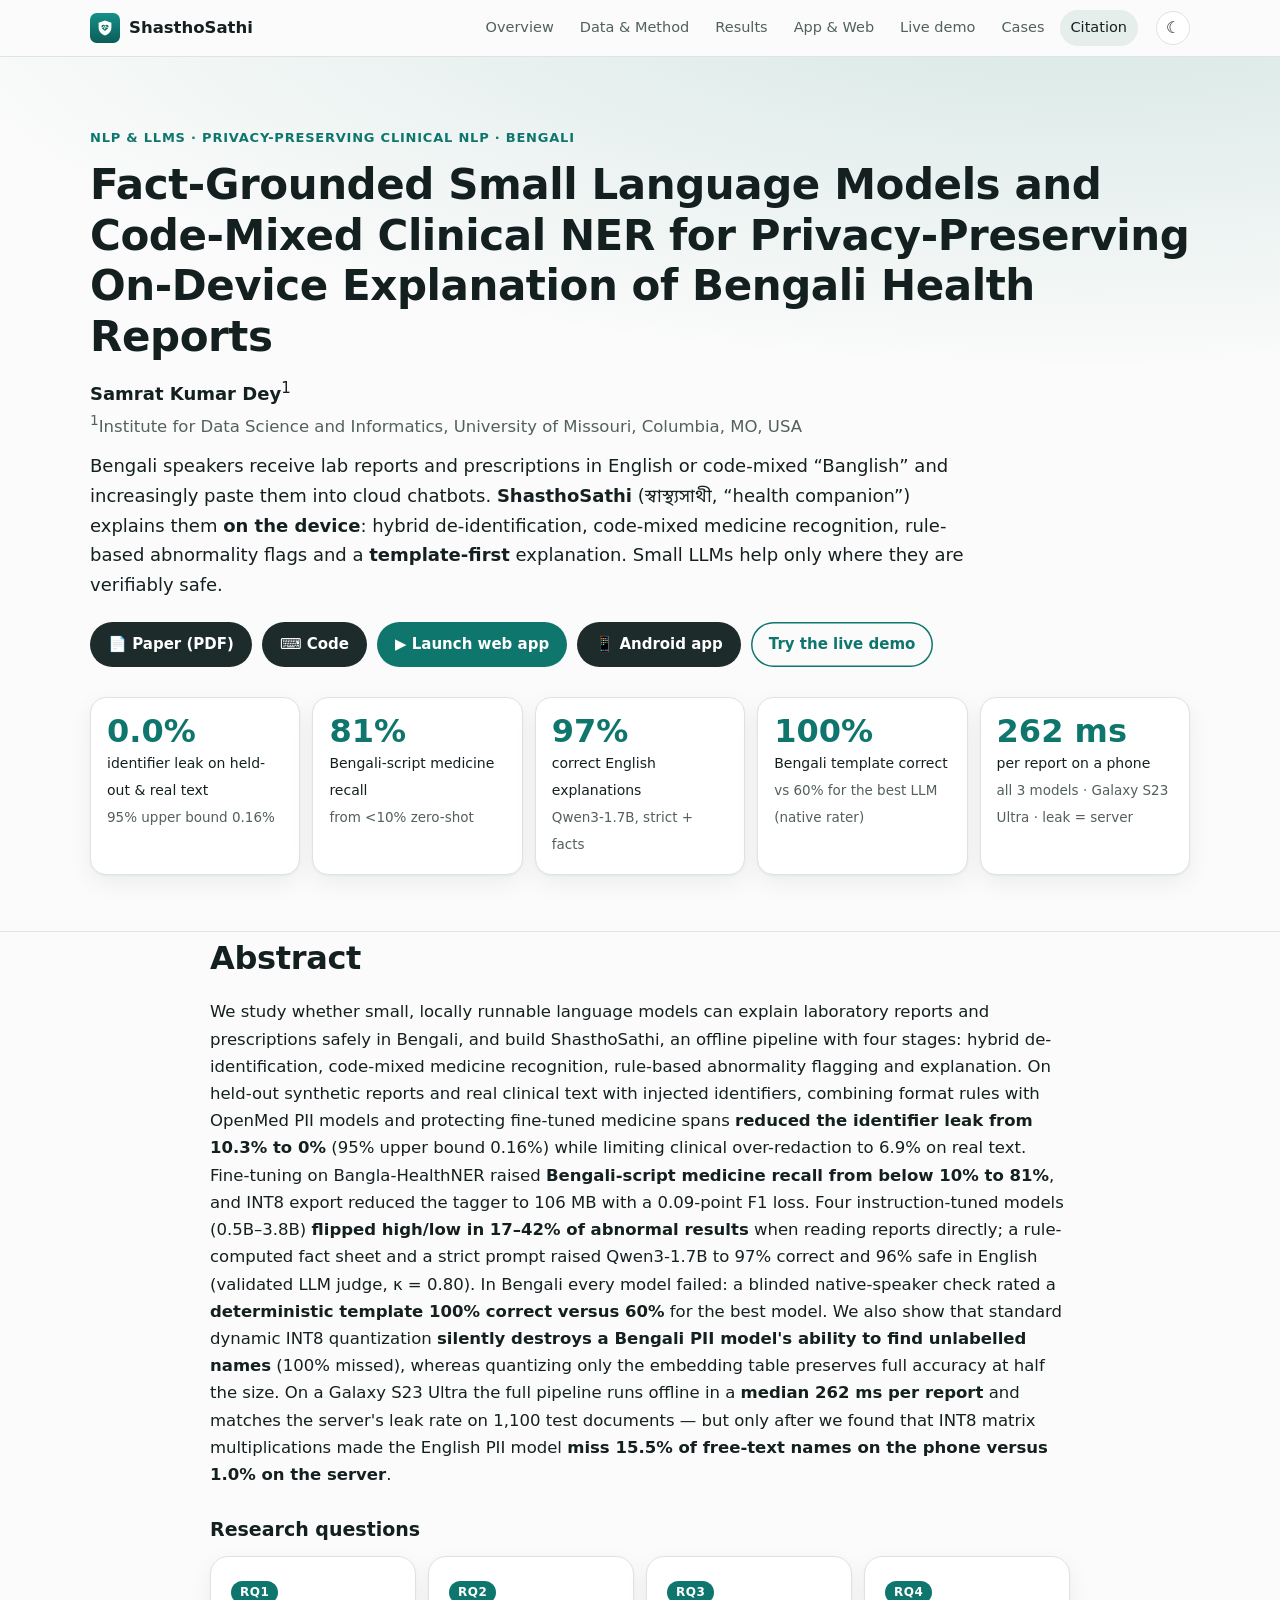
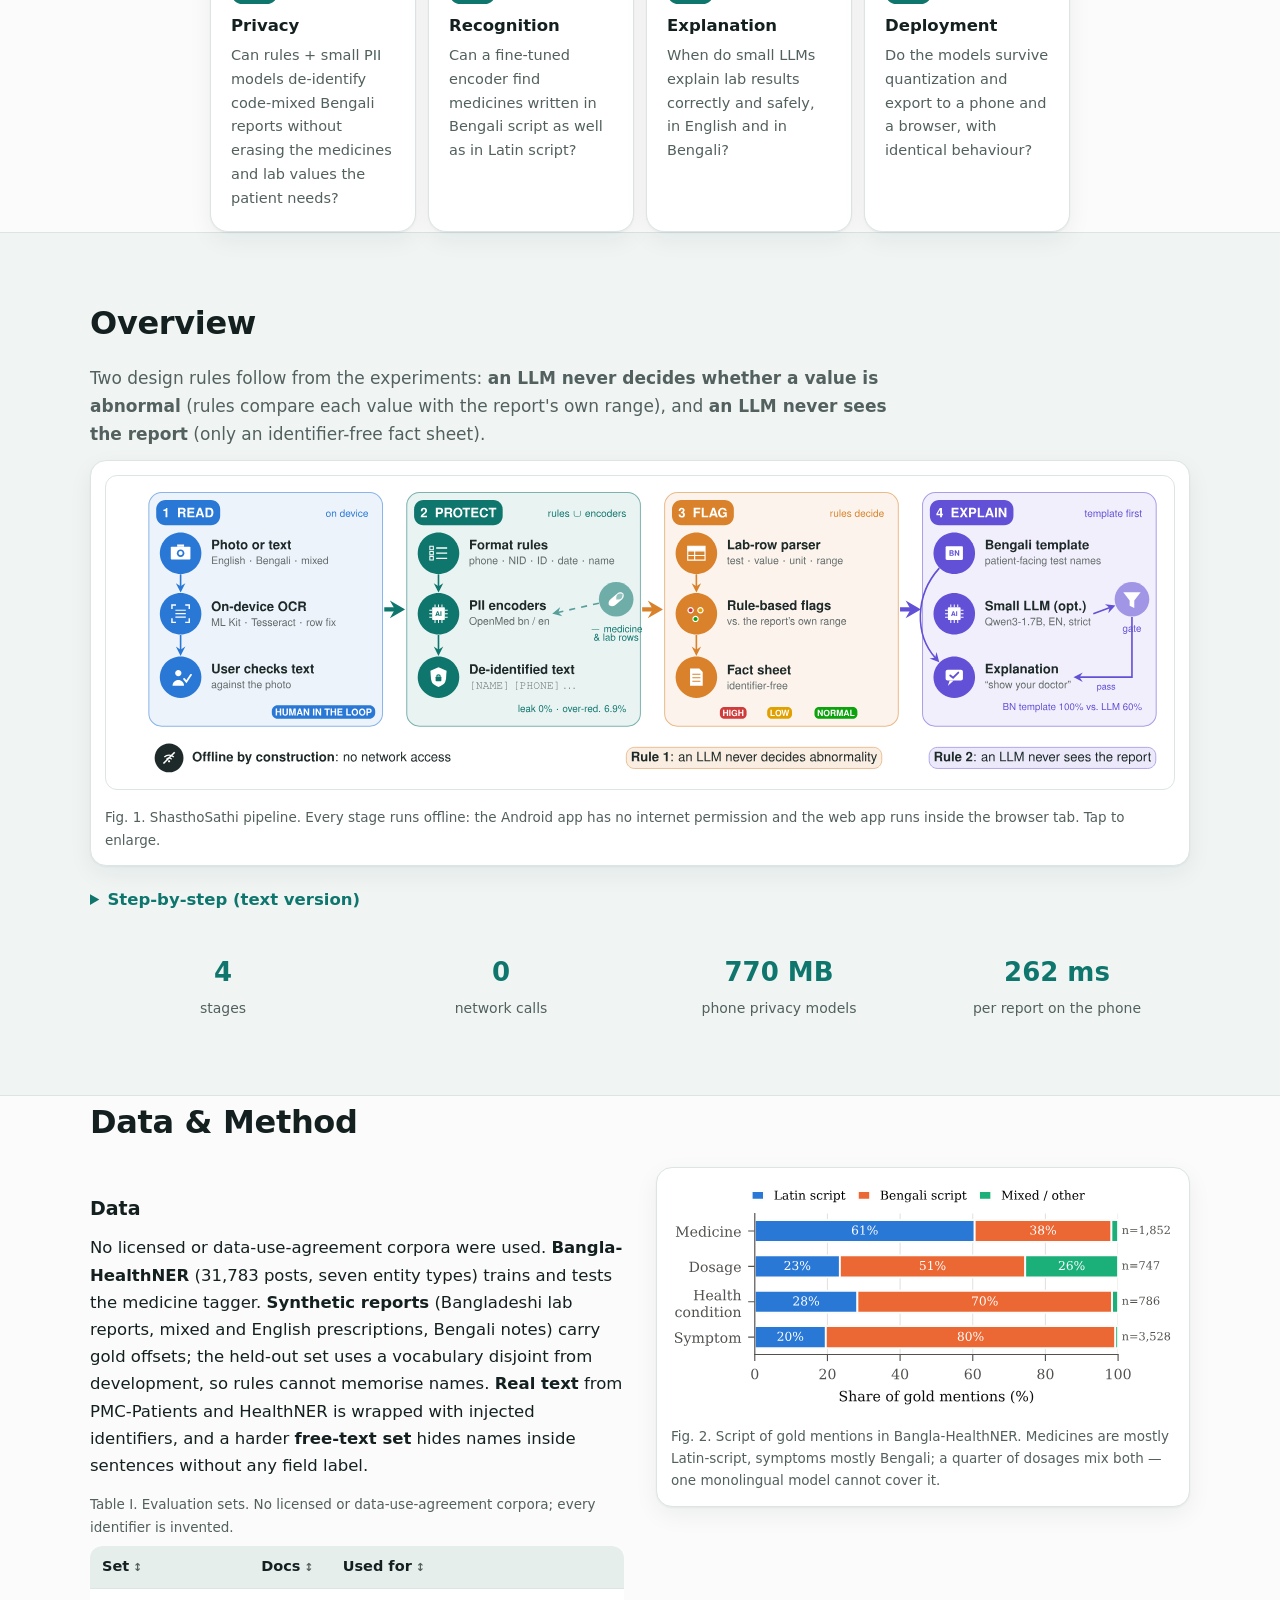
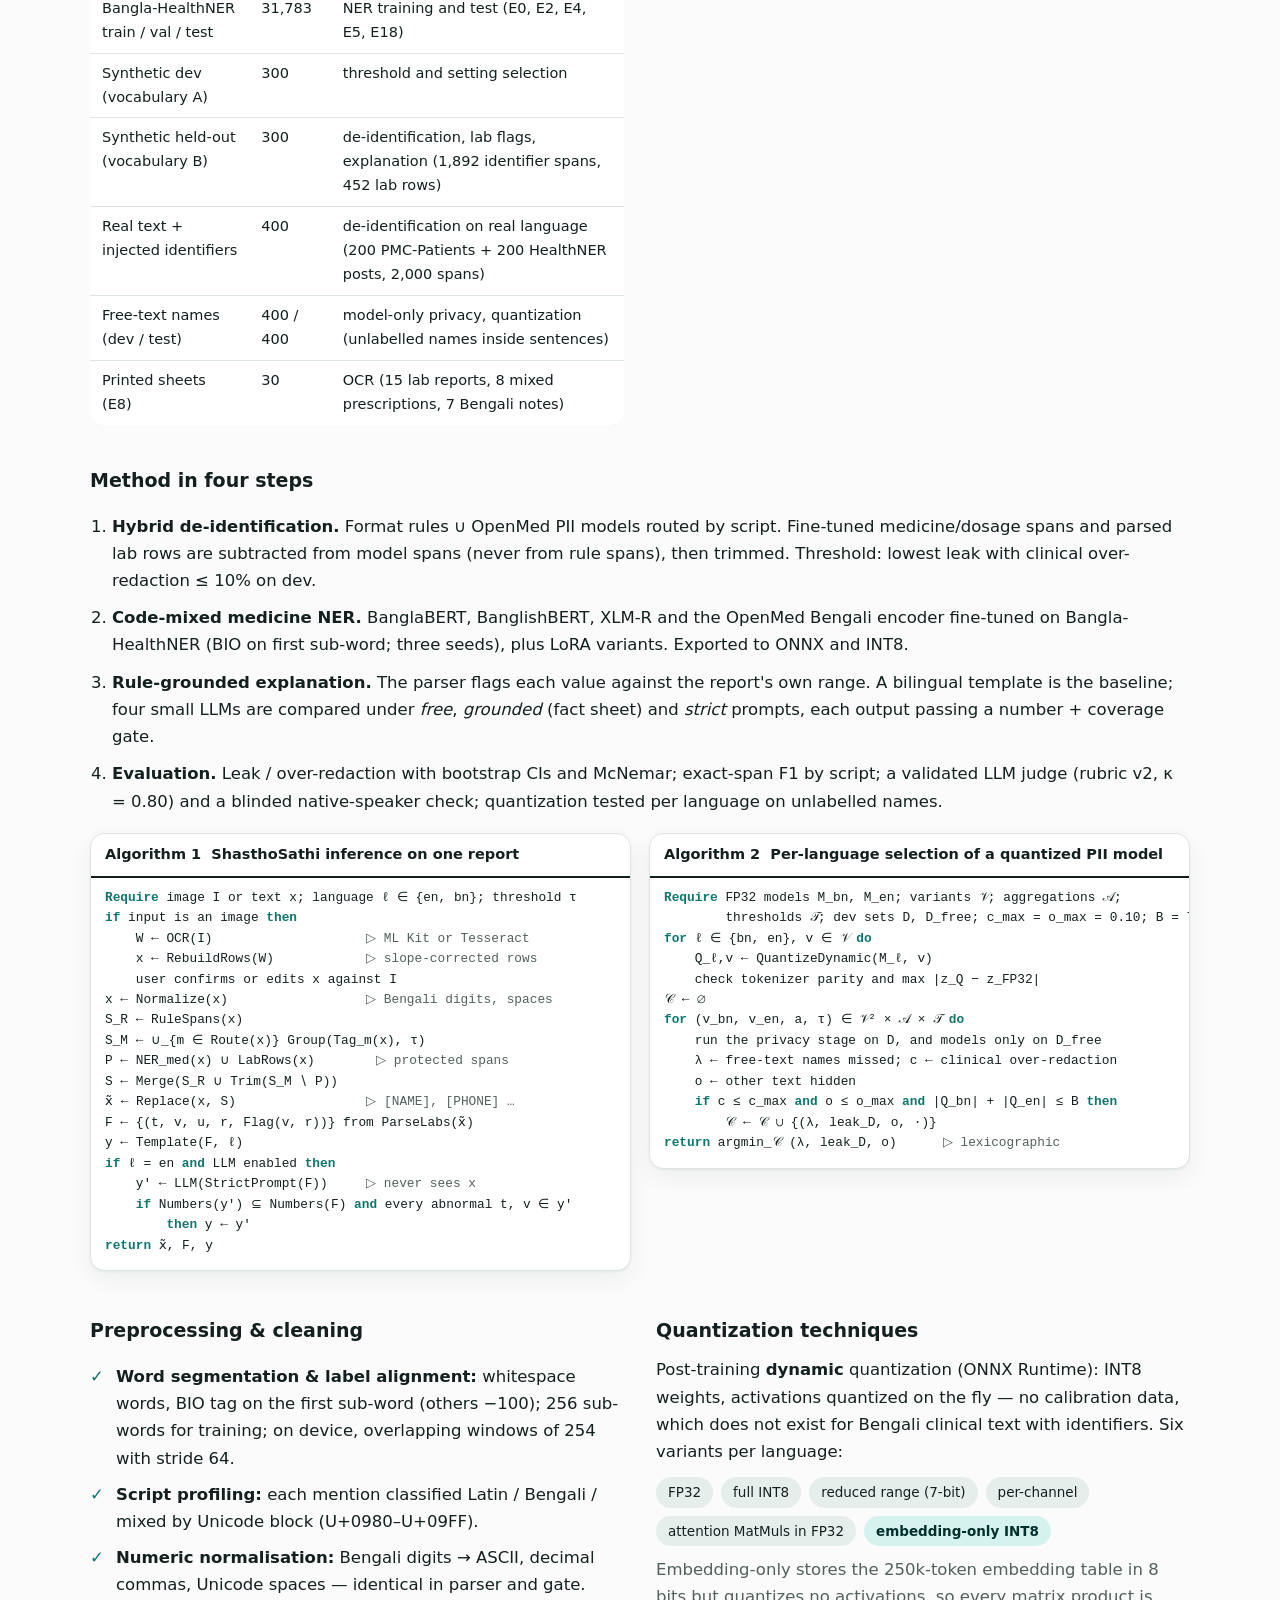
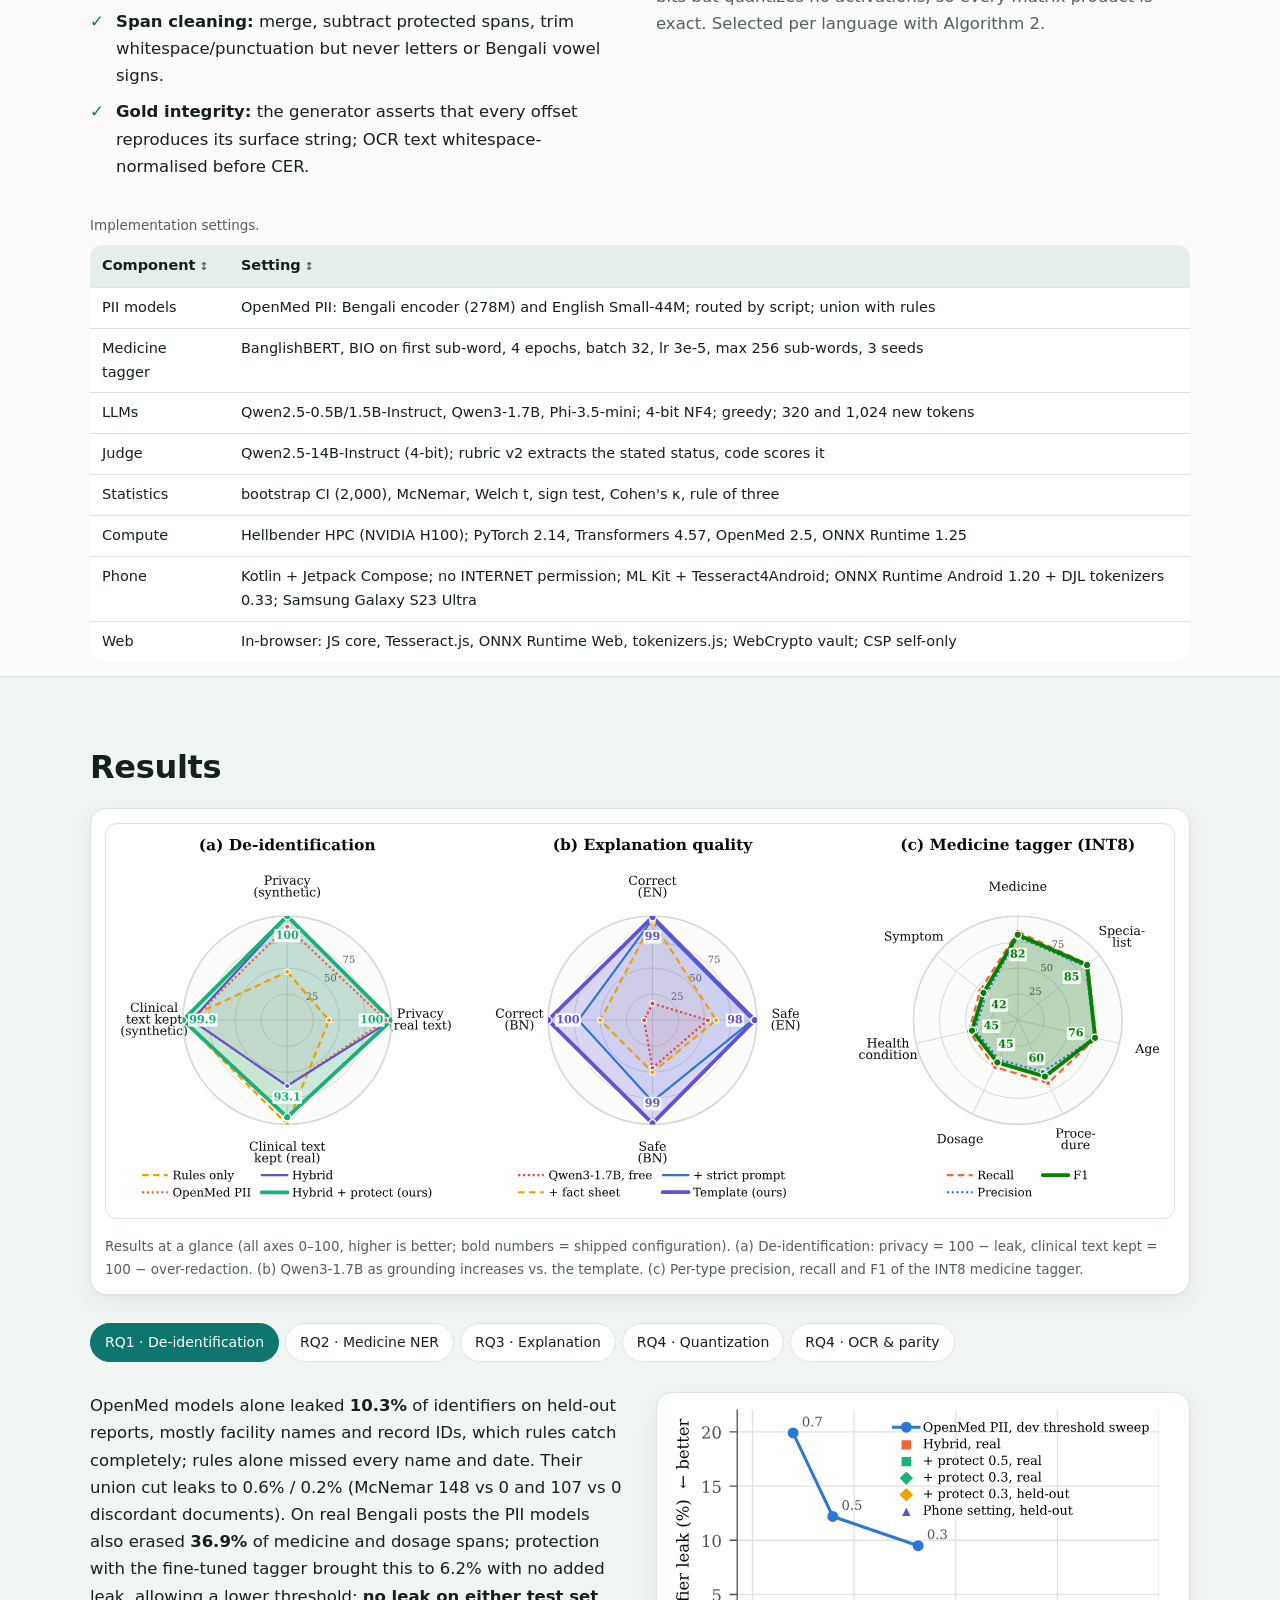
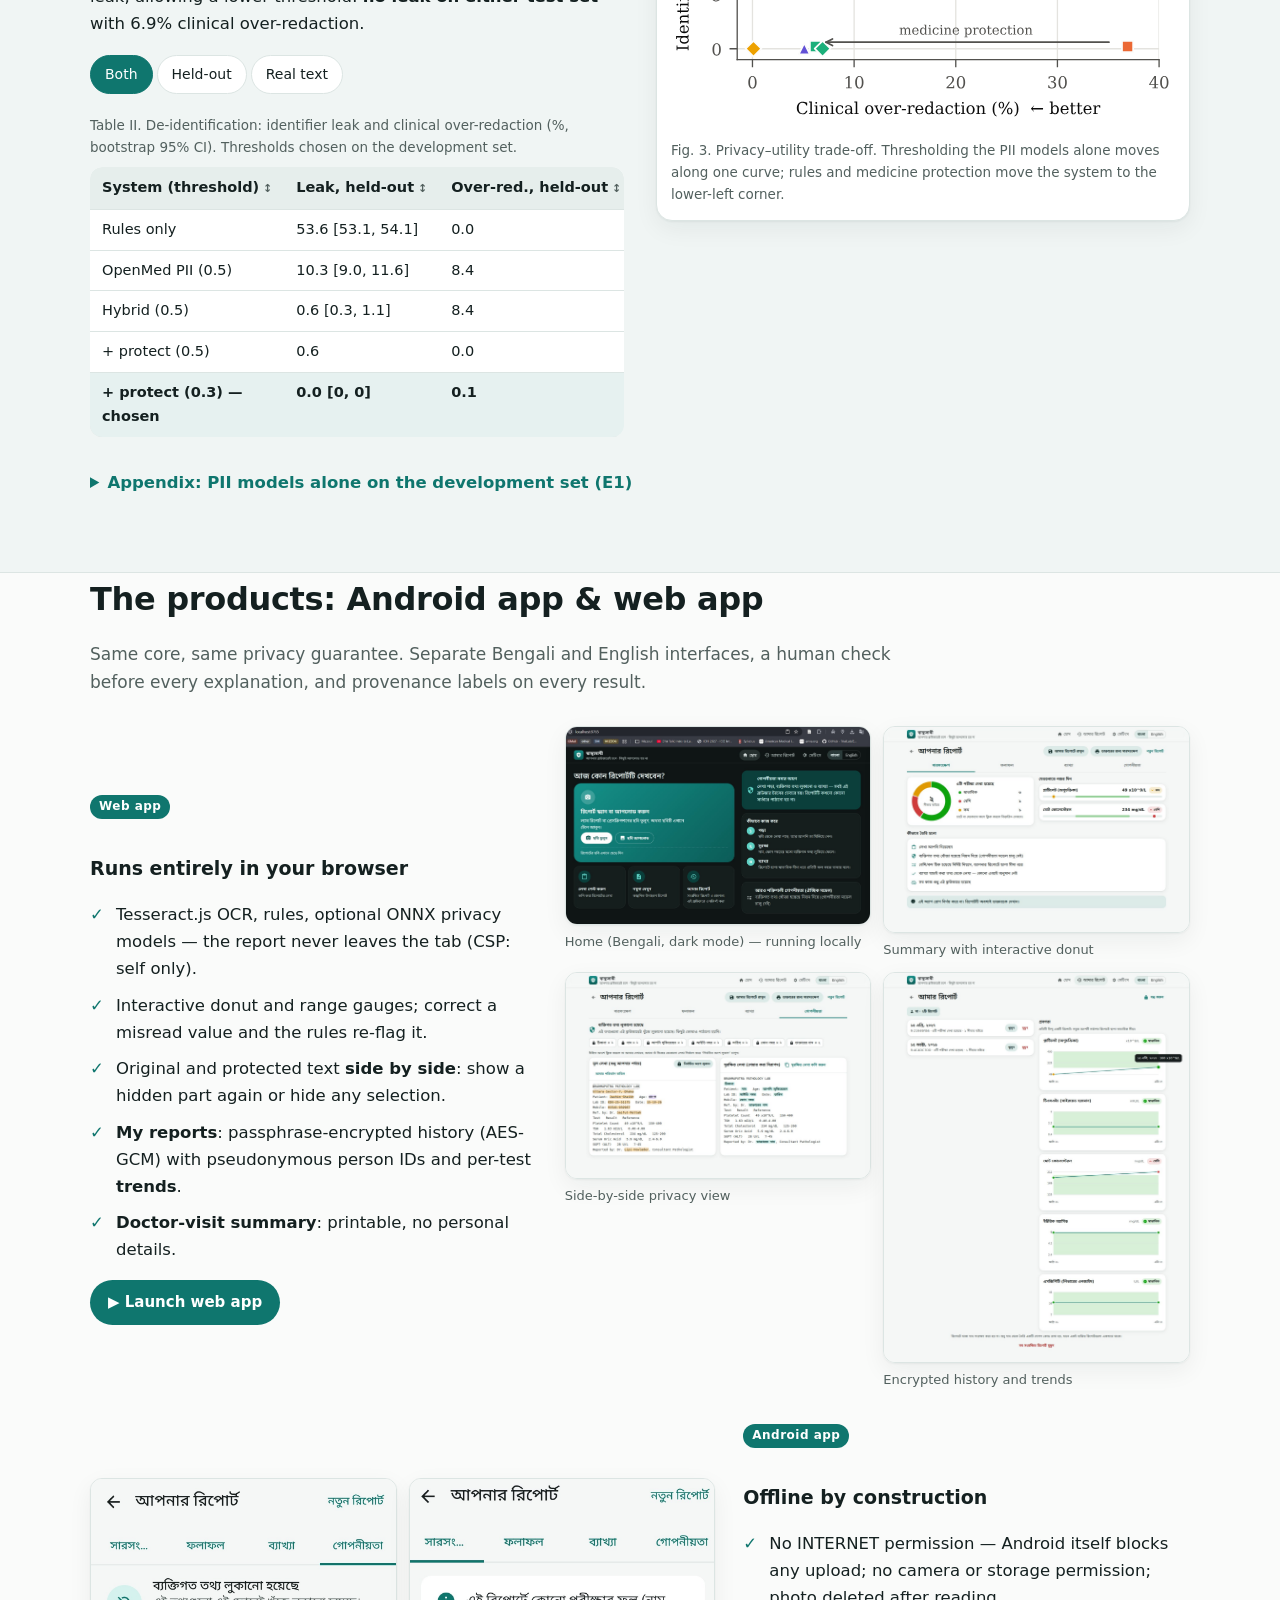
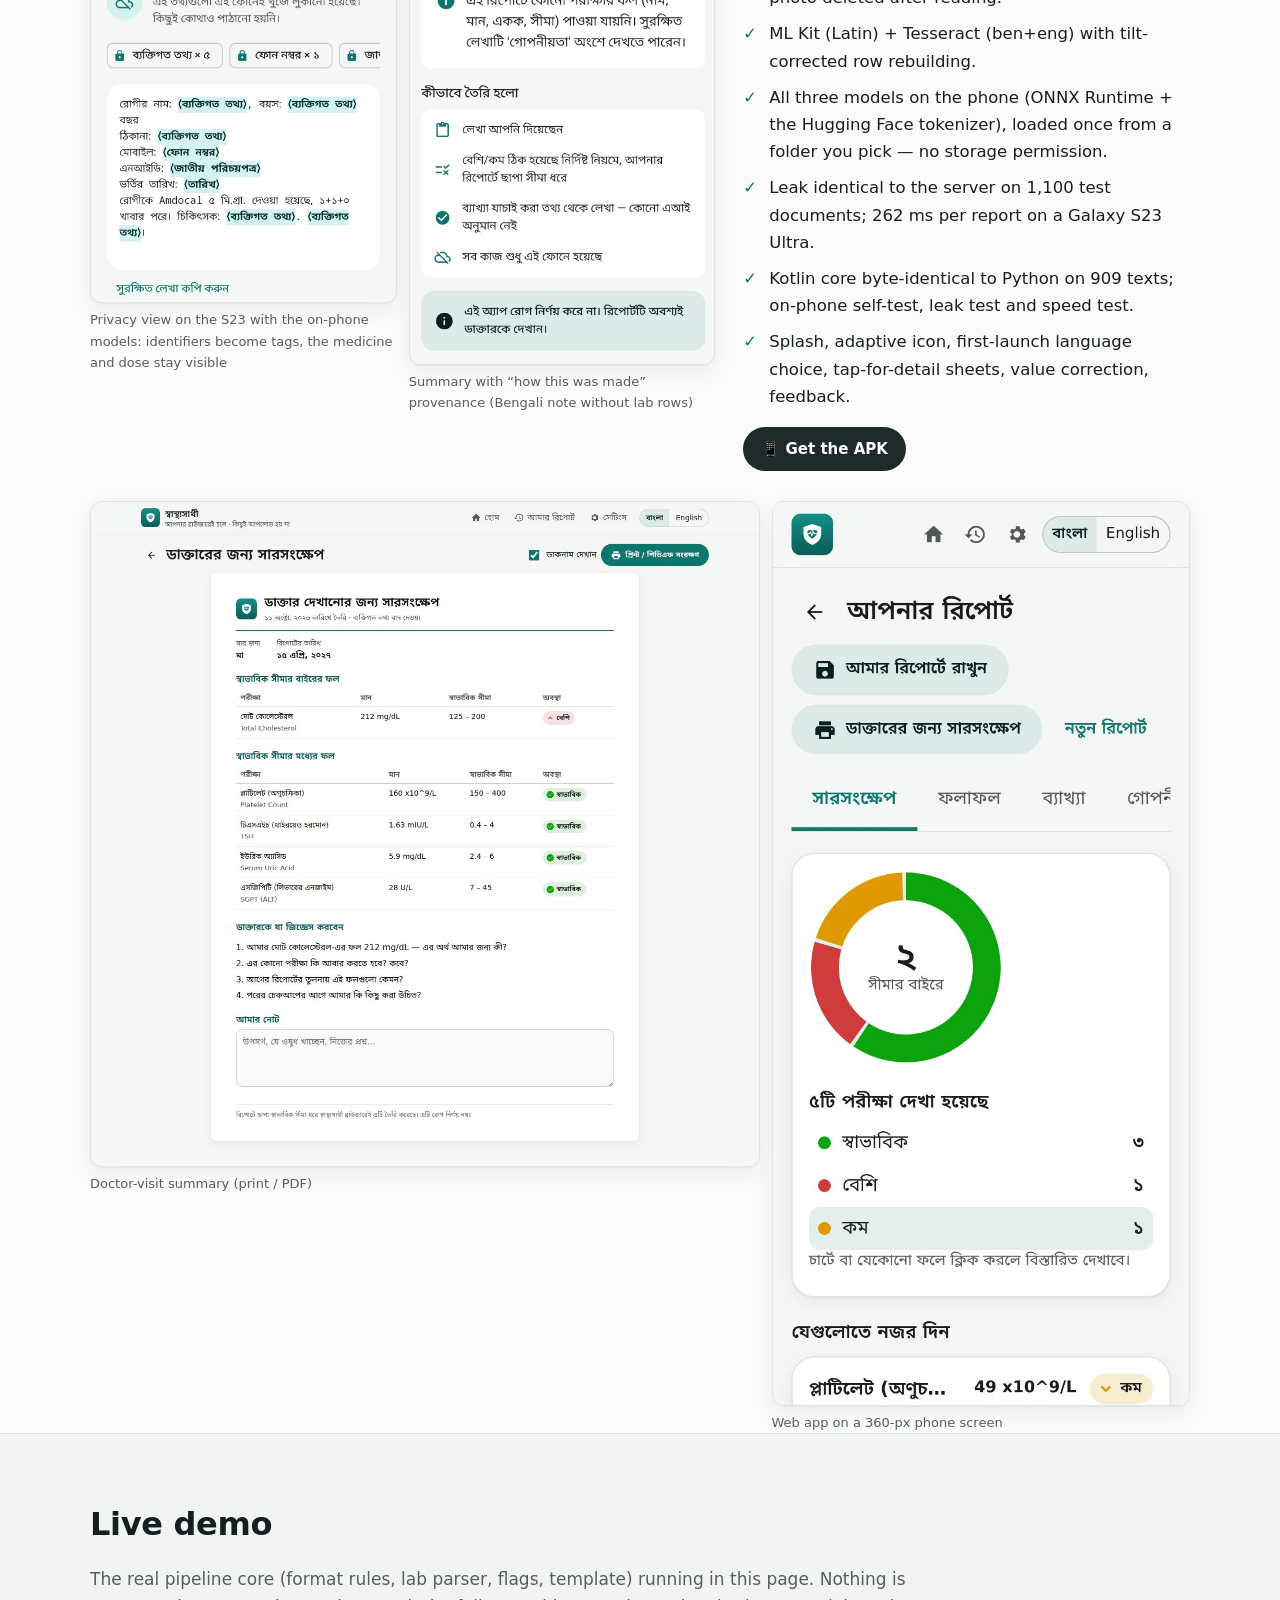
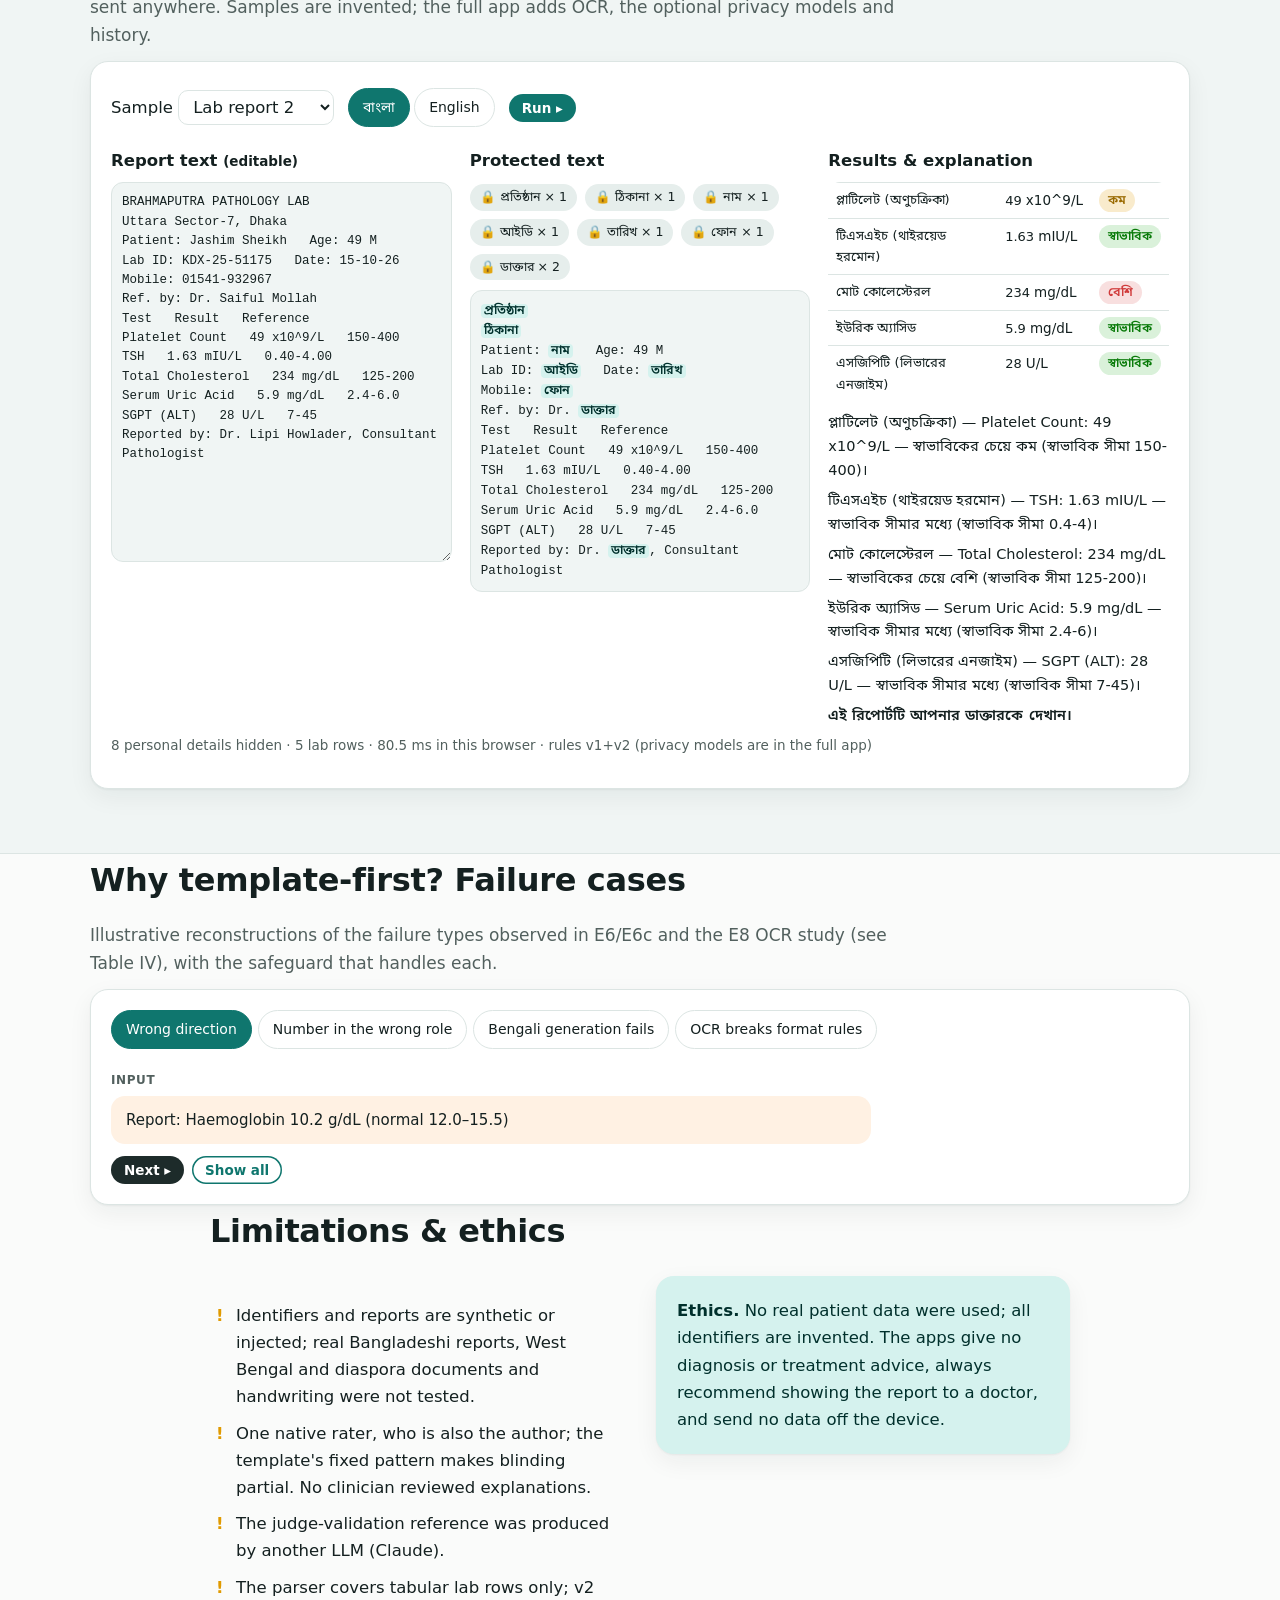
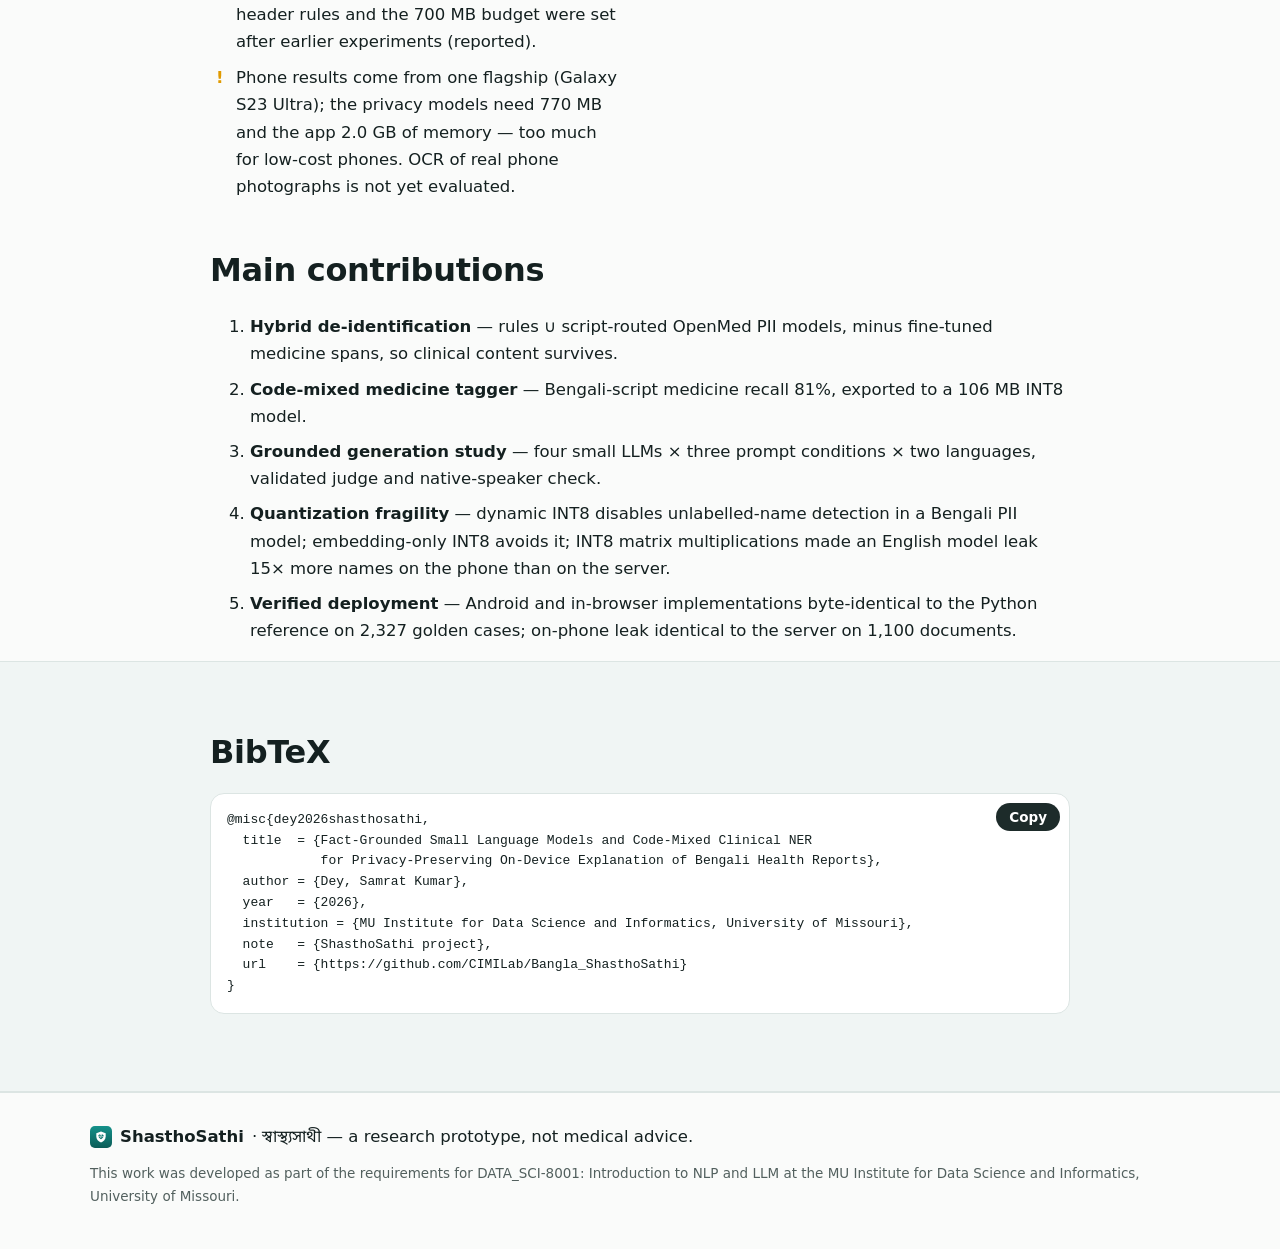
<file: index.html>
<!doctype html>
<html lang="en">
<head>
<meta charset="utf-8">
<meta name="viewport" content="width=device-width, initial-scale=1">
<title>ShasthoSathi — Privacy-Preserving On-Device Explanation of Bengali Health Reports</title>
<meta name="description" content="Fact-grounded small language models and code-mixed clinical NER for privacy-preserving, on-device explanation of Bengali health reports. Phone app, web app, code and results.">
<meta name="keywords" content="Bengali NLP, code-mixed NER, de-identification, small language models, grounded generation, LLM-as-a-judge, quantization, on-device, ONNX, health literacy">
<meta property="og:title" content="ShasthoSathi — on-device explanation of Bengali health reports">
<meta property="og:description" content="Rules decide, encoders recognise, templates speak: what small LLMs can and cannot do for Bengali lab reports.">
<meta property="og:image" content="https://cimilab.github.io/Bangla_ShasthoSathi/assets/screens/web_summary.jpg">
<meta name="theme-color" content="#0F766E">
<link rel="icon" href="assets/logo.svg" type="image/svg+xml">
<link rel="stylesheet" href="css/site.css">
</head>
<body id="top">

<nav class="nav" aria-label="Sections">
  <div class="nav-in">
    <a class="brand" href="#top"><img src="assets/logo.svg" width="30" height="30" alt=""><span>ShasthoSathi</span></a>
    <div class="links">
      <a href="#overview">Overview</a><a href="#method">Data &amp; Method</a><a href="#results">Results</a>
      <a href="#products">App &amp; Web</a><a href="#demo">Live demo</a><a href="#cases">Cases</a><a href="#citation">Citation</a>
    </div>
    <button class="theme" id="theme" aria-label="Toggle dark mode" title="Toggle dark mode">☾</button>
  </div>
</nav>

<header class="hero">
  <div class="wrap">
    <p class="kicker">NLP &amp; LLMs · Privacy-preserving clinical NLP · Bengali</p>
    <h1>Fact-Grounded Small Language Models and Code-Mixed Clinical NER for Privacy-Preserving On-Device Explanation of Bengali Health Reports</h1>
    <p class="authors"><b>Samrat Kumar Dey</b><sup>1</sup></p>
    <p class="affil"><sup>1</sup>Institute for Data Science and Informatics, University of Missouri, Columbia, MO, USA</p>
    <p class="lede">Bengali speakers receive lab reports and prescriptions in English or code-mixed “Banglish” and increasingly paste them into cloud chatbots.
      <b>ShasthoSathi</b> (স্বাস্থ্যসাথী, “health companion”) explains them <b>on the device</b>: hybrid de-identification, code-mixed medicine recognition,
      rule-based abnormality flags and a <b>template-first</b> explanation. Small LLMs help only where they are verifiably safe.</p>
    <div class="buttons">
      <a class="btn" href="assets/ShasthoSathi_paper.pdf">📄 Paper (PDF)</a>
      <a class="btn" href="https://github.com/CIMILab/Bangla_ShasthoSathi">⌨ Code</a>
      <a class="btn accent" href="app/">▶ Launch web app</a>
      <a class="btn" href="https://github.com/CIMILab/Bangla_ShasthoSathi/releases">📱 Android app</a>
      <a class="btn ghost" href="#demo">Try the live demo</a>
    </div>
    <div class="counters">
      <div class="ctr"><b data-count="0" data-dec="1" data-suffix="%">0</b><span>identifier leak on held-out &amp; real text<br><small>95% upper bound 0.16%</small></span></div>
      <div class="ctr"><b data-count="81" data-suffix="%">0</b><span>Bengali-script medicine recall<br><small>from &lt;10% zero-shot</small></span></div>
      <div class="ctr"><b data-count="97" data-suffix="%">0</b><span>correct English explanations<br><small>Qwen3-1.7B, strict + facts</small></span></div>
      <div class="ctr"><b data-count="100" data-suffix="%">0</b><span>Bengali template correct<br><small>vs 60% for the best LLM (native rater)</small></span></div>
      <div class="ctr"><b data-count="262" data-suffix=" ms">0</b><span>per report on a phone<br><small>all 3 models · Galaxy S23 Ultra · leak = server</small></span></div>
    </div>
  </div>
</header>

<main>
<!-- ================================================================ ABSTRACT -->
<section class="wrap narrow" id="abstract">
  <h2>Abstract</h2>
  <p>We study whether small, locally runnable language models can explain laboratory reports and prescriptions safely in Bengali, and build ShasthoSathi, an offline pipeline with four stages: hybrid de-identification, code-mixed medicine recognition, rule-based abnormality flagging and explanation.
  On held-out synthetic reports and real clinical text with injected identifiers, combining format rules with OpenMed PII models and protecting fine-tuned medicine spans <b>reduced the identifier leak from 10.3% to 0%</b> (95% upper bound 0.16%) while limiting clinical over-redaction to 6.9% on real text.
  Fine-tuning on Bangla-HealthNER raised <b>Bengali-script medicine recall from below 10% to 81%</b>, and INT8 export reduced the tagger to 106 MB with a 0.09-point F1 loss.
  Four instruction-tuned models (0.5B–3.8B) <b>flipped high/low in 17–42% of abnormal results</b> when reading reports directly; a rule-computed fact sheet and a strict prompt raised Qwen3-1.7B to 97% correct and 96% safe in English (validated LLM judge, κ = 0.80).
  In Bengali every model failed: a blinded native-speaker check rated a <b>deterministic template 100% correct versus 60%</b> for the best model.
  We also show that standard dynamic INT8 quantization <b>silently destroys a Bengali PII model's ability to find unlabelled names</b> (100% missed), whereas quantizing only the embedding table preserves full accuracy at half the size.
  On a Galaxy S23 Ultra the full pipeline runs offline in a <b>median 262 ms per report</b> and matches the server's leak rate on 1,100 test documents — but only after we found that INT8 matrix multiplications made the English PII model <b>miss 15.5% of free-text names on the phone versus 1.0% on the server</b>.</p>

  <h3>Research questions</h3>
  <div class="rq">
    <div class="card"><span class="tag">RQ1</span><b>Privacy</b><p>Can rules + small PII models de-identify code-mixed Bengali reports without erasing the medicines and lab values the patient needs?</p></div>
    <div class="card"><span class="tag">RQ2</span><b>Recognition</b><p>Can a fine-tuned encoder find medicines written in Bengali script as well as in Latin script?</p></div>
    <div class="card"><span class="tag">RQ3</span><b>Explanation</b><p>When do small LLMs explain lab results correctly and safely, in English and in Bengali?</p></div>
    <div class="card"><span class="tag">RQ4</span><b>Deployment</b><p>Do the models survive quantization and export to a phone and a browser, with identical behaviour?</p></div>
  </div>
</section>

<!-- ================================================================ OVERVIEW -->
<section class="band" id="overview">
  <div class="wrap">
    <h2>Overview</h2>
    <p class="sub">Two design rules follow from the experiments: <b>an LLM never decides whether a value is abnormal</b> (rules compare each value with the report's own range), and <b>an LLM never sees the report</b> (only an identifier-free fact sheet).</p>
    <figure class="fig wide"><img src="assets/figs/pipeline.svg" alt="ShasthoSathi pipeline in four stages: (1) Read — on-device OCR and a user check against the photo; (2) Protect — format rules and script-routed PII encoders, minus medicine and lab-row spans; (3) Flag — rules compare each value with the report's own range; (4) Explain — Bengali template by default, optional English LLM behind a number and coverage gate." data-zoom>
      <figcaption>Fig. 1. ShasthoSathi pipeline. Every stage runs offline: the Android app has no internet permission and the web app runs inside the browser tab. Tap to enlarge.</figcaption></figure>
    <details class="flowtext"><summary>Step-by-step (text version)</summary>
    <figure class="flow" aria-label="ShasthoSathi pipeline">
      <div class="lane read"><h4>① Read</h4>
        <div class="box">Photo or pasted text<small>English · Bengali · mixed</small></div>
        <div class="box">On-device OCR<small>ML Kit (Latin) · Tesseract ben+eng · row rebuilding</small></div>
        <div class="box human">User checks text against photo<small>human in the loop</small></div></div>
      <div class="lane protect"><h4>② Protect</h4>
        <div class="box">Format rules v1 + v2<small>phone · NID · IDs · facility · address · date · name · Dr./ডা.</small></div>
        <div class="box">OpenMed PII models<small>Bengali / English, routed by script</small></div>
        <div class="box keep">− protected spans<small>medicine/dosage tagger · lab rows</small></div>
        <div class="box out">De-identified text<small>identifiers → [TYPE] tags</small></div></div>
      <div class="lane explain"><h4>③ Explain</h4>
        <div class="box">Lab-row parser<small>rules flag HIGH / LOW / NORMAL</small></div>
        <div class="box">Fact sheet<small>test · value · unit · range · flag</small></div>
        <div class="box out">Bengali: deterministic template<small>patient-facing test names</small></div>
        <div class="box opt">English (optional): Qwen3-1.7B, strict<small>shown only if the number + coverage gate passes</small></div></div>
      
    </figure>
    </details>
    <div class="stats">
      <div><b>4</b><span>stages</span></div><div><b>0</b><span>network calls</span></div><div><b>770 MB</b><span>phone privacy models</span></div><div><b>262 ms</b><span>per report on the phone</span></div>
    </div>
  </div>
</section>

<!-- ================================================================ DATA & METHOD -->
<section class="wrap" id="method">
  <h2>Data &amp; Method</h2>
  <div class="grid2">
    <div>
      <h3>Data</h3>
      <p>No licensed or data-use-agreement corpora were used. <b>Bangla-HealthNER</b> (31,783 posts, seven entity types) trains and tests the medicine tagger. <b>Synthetic reports</b> (Bangladeshi lab reports, mixed and English prescriptions, Bengali notes) carry gold offsets; the held-out set uses a vocabulary disjoint from development, so rules cannot memorise names. <b>Real text</b> from PMC-Patients and HealthNER is wrapped with injected identifiers, and a harder <b>free-text set</b> hides names inside sentences without any field label.</p>
      <div class="tbl" data-table="data"></div>
    </div>
    <figure class="fig"><img src="assets/figs/e0_script.svg" alt="Script of entity mentions" data-zoom><figcaption>Fig. 2. Script of gold mentions in Bangla-HealthNER. Medicines are mostly Latin-script, symptoms mostly Bengali; a quarter of dosages mix both — one monolingual model cannot cover it.</figcaption></figure>
  </div>

  <h3>Method in four steps</h3>
  <ol class="steps">
    <li><b>Hybrid de-identification.</b> Format rules ∪ OpenMed PII models routed by script. Fine-tuned medicine/dosage spans and parsed lab rows are subtracted from model spans (never from rule spans), then trimmed. Threshold: lowest leak with clinical over-redaction ≤ 10% on dev.</li>
    <li><b>Code-mixed medicine NER.</b> BanglaBERT, BanglishBERT, XLM-R and the OpenMed Bengali encoder fine-tuned on Bangla-HealthNER (BIO on first sub-word; three seeds), plus LoRA variants. Exported to ONNX and INT8.</li>
    <li><b>Rule-grounded explanation.</b> The parser flags each value against the report's own range. A bilingual template is the baseline; four small LLMs are compared under <i>free</i>, <i>grounded</i> (fact sheet) and <i>strict</i> prompts, each output passing a number + coverage gate.</li>
    <li><b>Evaluation.</b> Leak / over-redaction with bootstrap CIs and McNemar; exact-span F1 by script; a validated LLM judge (rubric v2, κ = 0.80) and a blinded native-speaker check; quantization tested per language on unlabelled names.</li>
  </ol>

  <div class="grid2 algos">
    <div class="algo"><div class="algo-h">Algorithm 1 &nbsp;ShasthoSathi inference on one report</div><pre>
<b>Require</b> image I or text x; language ℓ ∈ {en, bn}; threshold τ
<b>if</b> input is an image <b>then</b>
    W ← OCR(I)                    <i>▷ ML Kit or Tesseract</i>
    x ← RebuildRows(W)            <i>▷ slope-corrected rows</i>
    user confirms or edits x against I
x ← Normalize(x)                  <i>▷ Bengali digits, spaces</i>
S_R ← RuleSpans(x)
S_M ← ∪_{m ∈ Route(x)} Group(Tag_m(x), τ)
P ← NER_med(x) ∪ LabRows(x)        <i>▷ protected spans</i>
S ← Merge(S_R ∪ Trim(S_M ∖ P))
x̃ ← Replace(x, S)                 <i>▷ [NAME], [PHONE] …</i>
F ← {(t, v, u, r, Flag(v, r))} from ParseLabs(x̃)
y ← Template(F, ℓ)
<b>if</b> ℓ = en <b>and</b> LLM enabled <b>then</b>
    y′ ← LLM(StrictPrompt(F))     <i>▷ never sees x</i>
    <b>if</b> Numbers(y′) ⊆ Numbers(F) <b>and</b> every abnormal t, v ∈ y′
        <b>then</b> y ← y′
<b>return</b> x̃, F, y</pre></div>
    <div class="algo"><div class="algo-h">Algorithm 2 &nbsp;Per-language selection of a quantized PII model</div><pre>
<b>Require</b> FP32 models M_bn, M_en; variants 𝒱; aggregations 𝒜;
        thresholds 𝒯; dev sets D, D_free; c_max = o_max = 0.10; B = 700 MB
<b>for</b> ℓ ∈ {bn, en}, v ∈ 𝒱 <b>do</b>
    Q_ℓ,v ← QuantizeDynamic(M_ℓ, v)
    check tokenizer parity and max |z_Q − z_FP32|
𝒞 ← ∅
<b>for</b> (v_bn, v_en, a, τ) ∈ 𝒱² × 𝒜 × 𝒯 <b>do</b>
    run the privacy stage on D, and models only on D_free
    λ ← free-text names missed; c ← clinical over-redaction
    o ← other text hidden
    <b>if</b> c ≤ c_max <b>and</b> o ≤ o_max <b>and</b> |Q_bn| + |Q_en| ≤ B <b>then</b>
        𝒞 ← 𝒞 ∪ {(λ, leak_D, o, ·)}
<b>return</b> argmin_𝒞 (λ, leak_D, o)      <i>▷ lexicographic</i></pre></div>
  </div>

  <div class="grid2">
    <div>
      <h3>Preprocessing &amp; cleaning</h3>
      <ul class="ticks">
        <li><b>Word segmentation &amp; label alignment:</b> whitespace words, BIO tag on the first sub-word (others −100); 256 sub-words for training; on device, overlapping windows of 254 with stride 64.</li>
        <li><b>Script profiling:</b> each mention classified Latin / Bengali / mixed by Unicode block (U+0980–U+09FF).</li>
        <li><b>Numeric normalisation:</b> Bengali digits → ASCII, decimal commas, Unicode spaces — identical in parser and gate.</li>
        <li><b>Span cleaning:</b> merge, subtract protected spans, trim whitespace/punctuation but never letters or Bengali vowel signs.</li>
        <li><b>Gold integrity:</b> the generator asserts that every offset reproduces its surface string; OCR text whitespace-normalised before CER.</li>
      </ul>
    </div>
    <div>
      <h3>Quantization techniques</h3>
      <p>Post-training <b>dynamic</b> quantization (ONNX Runtime): INT8 weights, activations quantized on the fly — no calibration data, which does not exist for Bengali clinical text with identifiers. Six variants per language:</p>
      <div class="chips"><span>FP32</span><span>full INT8</span><span>reduced range (7-bit)</span><span>per-channel</span><span>attention MatMuls in FP32</span><span class="good">embedding-only INT8</span></div>
      <p class="mu">Embedding-only stores the 250k-token embedding table in 8 bits but quantizes no activations, so every matrix product is exact. Selected per language with Algorithm 2.</p>
    </div>
  </div>
  <div class="tbl" data-table="impl"></div>
</section>

<!-- ================================================================ RESULTS -->
<section class="band" id="results">
  <div class="wrap">
    <h2>Results</h2>
    <figure class="fig wide"><img src="assets/figs/radar_summary.svg" alt="Radar charts: de-identification, explanation quality and medicine tagger per entity type" data-zoom>
      <figcaption>Results at a glance (all axes 0–100, higher is better; bold numbers = shipped configuration). (a) De-identification: privacy = 100 − leak, clinical text kept = 100 − over-redaction. (b) Qwen3-1.7B as grounding increases vs. the template. (c) Per-type precision, recall and F1 of the INT8 medicine tagger.</figcaption></figure>
    <div class="subnav" role="tablist">
      <button class="on" data-pane="r-deid">RQ1 · De-identification</button><button data-pane="r-ner">RQ2 · Medicine NER</button>
      <button data-pane="r-exp">RQ3 · Explanation</button><button data-pane="r-quant">RQ4 · Quantization</button><button data-pane="r-ocr">RQ4 · OCR &amp; parity</button>
    </div>

    <div class="pane on" id="r-deid">
      <div class="grid2">
        <div><p>OpenMed models alone leaked <b>10.3%</b> of identifiers on held-out reports, mostly facility names and record IDs, which rules catch completely; rules alone missed every name and date. Their union cut leaks to 0.6% / 0.2% (McNemar 148 vs 0 and 107 vs 0 discordant documents). On real Bengali posts the PII models also erased <b>36.9%</b> of medicine and dosage spans; protection with the fine-tuned tagger brought this to 6.2% with no added leak, allowing a lower threshold: <b>no leak on either test set</b> with 6.9% clinical over-redaction.</p>
          <div class="toggle" data-for="deid"><button class="on" data-cols="all">Both</button><button data-cols="1,2">Held-out</button><button data-cols="3,4">Real text</button></div>
          <div class="tbl" data-table="deid"></div></div>
        <figure class="fig"><img src="assets/figs/privacy_tradeoff.svg" alt="Privacy-utility trade-off" data-zoom><figcaption>Fig. 3. Privacy–utility trade-off. Thresholding the PII models alone moves along one curve; rules and medicine protection move the system to the lower-left corner.</figcaption></figure>
      </div>
      <details><summary>Appendix: PII models alone on the development set (E1)</summary><div class="tbl" data-table="e1"></div></details>
    </div>

    <div class="pane" id="r-ner">
      <div class="grid2">
        <div><p>Zero-shot OpenMed clinical NER found 70–75% of Latin-script medicines but only <b>0–9% of Bengali-script</b> ones. Fine-tuning closed the gap: Bengali-script medicine recall reached <b>81–82%</b>. The three full models are within one SD (Welch t ≈ 1.8) and 1.7–2.6 points above the published 56.13. BanglishBERT, with 40% of the parameters, was exported: INT8 ONNX is 4× smaller, 2.7× faster on CPU, 99.1% of word tags unchanged.</p>
          <div class="tbl" data-table="ner"></div></div>
        <figure class="fig"><img src="assets/figs/ner_bars.svg" alt="NER results" data-zoom><figcaption>Fig. 4. Bangla-HealthNER test results (mean ± SD over three seeds). Dashed: published BanglishBERT micro-F1.</figcaption></figure>
      </div>
      <div class="grid2">
        <figure class="fig"><img src="assets/figs/ner_confusion.svg" alt="NER confusion matrix" data-zoom><figcaption>Fig. 5. Word-level confusion of the shipped INT8 tagger (row %). Errors are mostly <i>missed</i> words (O column); the one real confusion is Health Condition → Symptom (17%).</figcaption></figure>
        <div><p>Medicine (93% of words), Specialist (95%) and Age (87%) are reliable. Only <b>0.9%</b> of Medicine words got another type, so protection fails by omission — which the rule-based lab-row protection partly covers.</p><div class="tbl" data-table="e18"></div></div>
      </div>
    </div>

    <div class="pane" id="r-exp">
      <p><b>LLMs must not decide abnormality.</b> Reading reports directly, every model stated the wrong direction for 17–42% of abnormal results. <b>Correct is not safe:</b> with the fact sheet, the best models still added a misleading interpretation in about a third of outputs; the strict prompt raised Qwen3-1.7B's safety from 60% to 96%. <b>Bengali fails:</b> 55–99% of abnormal results went unmentioned under free/grounded prompts, up to 100% of outputs looped at 1,024 tokens, and the native rater preferred the template on all 30 reports.</p>
      <div class="arena card">
        <div class="arena-h"><b>Explanation explorer</b>
          <label>Model <select id="ex-model"></select></label>
          <div class="toggle" id="ex-lang"><button class="on" data-l="en">English</button><button data-l="bn">Bengali</button></div></div>
        <div id="ex-chart" class="bars"></div>
        <p class="mu small">Judged % of 100 held-out outputs. Dashed line = deterministic template. Missing bars: condition not run for that model.</p>
      </div>
      <div class="grid2">
        <figure class="fig"><img src="assets/figs/explain_conditions.svg" alt="Explanation by condition" data-zoom><figcaption>Fig. 6. Correctness and safety as grounding increases. Star: blinded native-speaker correctness (60%).</figcaption></figure>
        <div><div class="tbl" data-table="native"></div><div class="tbl" data-table="fail"></div></div>
      </div>
      <details><summary>Full judged-quality table (Table V)</summary><div class="tbl" data-table="explain"></div></details>
      <p class="mu small">Judge: Qwen2.5-14B-Instruct, rubric v2 (extract the stated status, code scores it). A first holistic rubric failed validation (κ = 0.00). Judge vs native rater: 82% agreement on correctness, 87% on safety, but it over-rated Bengali clarity (4.21 vs 2.27) — Bengali quality is therefore measured by people.</p>
    </div>

    <div class="pane" id="r-quant">
      <div class="grid2">
        <div><p>With plain dynamic INT8 PII models the phone pipeline leaked <b>16.5%</b> on held-out reports. Format rules hid the cause on labelled test sets, so we used the free-text set where only the model can find a name: the English model tolerated INT8 (1.5% missed = FP32), but the <b>Bengali model missed every unlabelled name</b>. Range-reduced and attention-excluded variants recovered only partly (14–26%); <b>embedding-only INT8 matched FP32 exactly at half the size</b>.</p>
          <p><b>Hardware dependence.</b> The first phone choice (English INT8 except attention) looked fine on the server, but on the phone it missed names in <b>15.5%</b> of free-text documents vs. 1.0% on the server — all 58 phone-only leaks were English names inside sentences. The tokenizer was identical and the Bengali embedding-only model gave identical labels, pointing to INT8 matrix multiplications, which ONNX Runtime runs with different integer kernels on ARM and x86. Shipping embedding-only INT8 for <b>both</b> PII models made the phone match the server exactly.</p>
          <div class="cfg"><b>Shipped configuration</b><code>{"ner":"int8", "pii":{"bn":"int8emb","en":"int8emb"}, "agg":"mean", "threshold":0.1, "rules_v2":true}</code>
            <span>770 MB PII models (70 MB over the 700 MB budget) · server: 0.0% leak held-out and real, 0.75% free text</span></div></div>
        <figure class="fig"><img src="assets/figs/quantization.svg" alt="Quantization fragility" data-zoom><figcaption>Fig. 7. Quantization fragility: unlabelled names missed by the PII models alone (free-text test). Size below each group.</figcaption></figure>
      </div>
      <div class="tbl" data-table="quant"></div>
      <h3>On the phone (Samsung Galaxy S23 Ultra)</h3>
      <div class="grid2">
        <div><p>A built-in leak test runs the same 1,100 documents through the phone pipeline and scores them with the server's metric. With the shipped configuration the phone <b>matched the server on every set</b> and hid identical spans in 1,097 of 1,100 documents; the other three differed only in medicine protection or other text, never in a leak. Token ids were identical for all three models and word labels identical for both PII models (the INT8 medicine tagger differs on 1.1% of words).</p>
          <div class="tbl" data-table="phone"></div></div>
        <div class="tbl" data-table="phonespeed"></div>
      </div>
      <p class="mu small">Transparency: the 700 MB budget was fixed after an earlier tuning round, and a round that selected settings hiding 58% of all text was rejected; both are reported.</p>
    </div>

    <div class="pane" id="r-ocr">
      <div class="grid2">
        <div><p>Clean printed pages had a 1.6% character error rate, yet only 65% of lab rows were read exactly: single-character errors hit units (x10^9/L → x1049/L) and test names (25-OH → 25-0H), and OCR errors broke format rules (Dr. → pr., a dropped leading zero). OCR almost never <b>reverses</b> a flag (1 of 198 rows) — it causes rows to be missed, which the app reports as “not read”. This is why the human check step is mandatory.</p>
          <div class="tbl" data-table="ocr"></div></div>
        <figure class="fig"><img src="assets/figs/ocr_flag_confusion.svg" alt="OCR flag confusion" data-zoom><figcaption>Fig. 8. Lab-flag confusion after OCR (desktop proxy; counts).</figcaption></figure>
      </div>
      <h3>One core, three implementations</h3>
      <p>The rules, parser, templates, gate, redaction and model-output decoding are generated or ported from the Python reference and checked against golden files on every build — on the JVM, on the phone (built-in self-test), in Node and in the browser.</p>
      <div class="tbl" data-table="golden"></div>
    </div>
  </div>
</section>

<!-- ================================================================ PRODUCTS -->
<section class="wrap" id="products">
  <h2>The products: Android app &amp; web app</h2>
  <p class="sub">Same core, same privacy guarantee. Separate Bengali and English interfaces, a human check before every explanation, and provenance labels on every result.</p>
  <div class="prod">
    <div class="prod-text"><span class="tag">Web app</span><h3>Runs entirely in your browser</h3>
      <ul class="ticks"><li>Tesseract.js OCR, rules, optional ONNX privacy models — the report never leaves the tab (CSP: self only).</li>
        <li>Interactive donut and range gauges; correct a misread value and the rules re-flag it.</li>
        <li>Original and protected text <b>side by side</b>: show a hidden part again or hide any selection.</li>
        <li><b>My reports</b>: passphrase-encrypted history (AES-GCM) with pseudonymous person IDs and per-test <b>trends</b>.</li>
        <li><b>Doctor-visit summary</b>: printable, no personal details.</li></ul>
      <a class="btn accent" href="app/">▶ Launch web app</a></div>
    <div class="shots">
      <figure><img src="assets/screens/web_home_dark.jpg" alt="Web app home, dark mode" data-zoom><figcaption>Home (Bengali, dark mode) — running locally</figcaption></figure>
      <figure><img src="assets/screens/web_summary.jpg" alt="Web app summary" data-zoom><figcaption>Summary with interactive donut</figcaption></figure>
      <figure><img src="assets/screens/web_privacy.jpg" alt="Side-by-side privacy view" data-zoom><figcaption>Side-by-side privacy view</figcaption></figure>
      <figure><img src="assets/screens/web_history.jpg" alt="History and trends" data-zoom><figcaption>Encrypted history and trends</figcaption></figure>
    </div>
  </div>
  <div class="prod rev">
    <div class="prod-text"><span class="tag">Android app</span><h3>Offline by construction</h3>
      <ul class="ticks"><li>No INTERNET permission — Android itself blocks any upload; no camera or storage permission; photo deleted after reading.</li>
        <li>ML Kit (Latin) + Tesseract (ben+eng) with tilt-corrected row rebuilding.</li>
        <li>All three models on the phone (ONNX Runtime + the Hugging Face tokenizer), loaded once from a folder you pick — no storage permission.</li>
        <li>Leak identical to the server on 1,100 test documents; 262 ms per report on a Galaxy S23 Ultra.</li>
        <li>Kotlin core byte-identical to Python on 909 texts; on-phone self-test, leak test and speed test.</li>
        <li>Splash, adaptive icon, first-launch language choice, tap-for-detail sheets, value correction, feedback.</li></ul>
      <a class="btn" href="https://github.com/CIMILab/Bangla_ShasthoSathi/releases">📱 Get the APK</a></div>
    <div class="shots phone2">
      <figure><img src="assets/screens/screen_phone_privacy.jpg" alt="Phone privacy view with the on-phone models active" data-zoom><figcaption>Privacy view on the S23 with the on-phone models: identifiers become tags, the medicine and dose stay visible</figcaption></figure>
      <figure><img src="assets/screens/screen_phone_summary.jpg" alt="Phone summary screen in Bengali" data-zoom><figcaption>Summary with “how this was made” provenance (Bengali note without lab rows)</figcaption></figure>
    </div>
  </div>
  <div class="shots row3">
    <figure><img src="assets/screens/web_doctor_summary.jpg" alt="Doctor-visit summary" data-zoom><figcaption>Doctor-visit summary (print / PDF)</figcaption></figure>
    <figure><img src="assets/screens/web_mobile_summary.jpg" alt="Web app on a phone" data-zoom><figcaption>Web app on a 360-px phone screen</figcaption></figure>
  </div>
</section>

<!-- ================================================================ LIVE DEMO -->
<section class="band" id="demo">
  <div class="wrap">
    <h2>Live demo</h2>
    <p class="sub">The real pipeline core (format rules, lab parser, flags, template) running in this page. Nothing is sent anywhere. Samples are invented; the full app adds OCR, the optional privacy models and history.</p>
    <div class="demo card">
      <div class="demo-h">
        <label>Sample <select id="d-sample"></select></label>
        <div class="toggle" id="d-lang"><button class="on" data-l="bn">বাংলা</button><button data-l="en">English</button></div>
        <button class="btn accent sm" id="d-run">Run ▸</button>
      </div>
      <div class="grid3">
        <div><h4>Report text <small>(editable)</small></h4><textarea id="d-text" spellcheck="false"></textarea></div>
        <div><h4>Protected text</h4><div id="d-chips" class="chips small"></div><pre id="d-red" class="mono"></pre></div>
        <div><h4>Results &amp; explanation</h4><div id="d-labs"></div><div id="d-exp" class="exp"></div></div>
      </div>
      <p class="mu small" id="d-time"></p>
    </div>
  </div>
</section>

<!-- ================================================================ CASES -->
<section class="wrap" id="cases">
  <h2>Why template-first? Failure cases</h2>
  <p class="sub">Illustrative reconstructions of the failure types observed in E6/E6c and the E8 OCR study (see Table IV), with the safeguard that handles each.</p>
  <div class="cases card">
    <div class="case-tabs" id="case-tabs"></div>
    <div class="convo" id="convo"></div>
  </div>
</section>

<!-- ================================================================ LIMITATIONS -->
<section class="wrap narrow" id="limits">
  <h2>Limitations &amp; ethics</h2>
  <div class="grid2">
    <ul class="ticks warn">
      <li>Identifiers and reports are synthetic or injected; real Bangladeshi reports, West Bengal and diaspora documents and handwriting were not tested.</li>
      <li>One native rater, who is also the author; the template's fixed pattern makes blinding partial. No clinician reviewed explanations.</li>
      <li>The judge-validation reference was produced by another LLM (Claude).</li>
      <li>The parser covers tabular lab rows only; v2 header rules and the 700 MB budget were set after earlier experiments (reported).</li>
      <li>Phone results come from one flagship (Galaxy S23 Ultra); the privacy models need 770 MB and the app 2.0 GB of memory — too much for low-cost phones. OCR of real phone photographs is not yet evaluated.</li>
    </ul>
    <div class="card tint"><b>Ethics.</b> No real patient data were used; all identifiers are invented. The apps give no diagnosis or treatment advice, always recommend showing the report to a doctor, and send no data off the device.</div>
  </div>
  <h2>Main contributions</h2>
  <ol class="contrib">
    <li><b>Hybrid de-identification</b> — rules ∪ script-routed OpenMed PII models, minus fine-tuned medicine spans, so clinical content survives.</li>
    <li><b>Code-mixed medicine tagger</b> — Bengali-script medicine recall 81%, exported to a 106 MB INT8 model.</li>
    <li><b>Grounded generation study</b> — four small LLMs × three prompt conditions × two languages, validated judge and native-speaker check.</li>
    <li><b>Quantization fragility</b> — dynamic INT8 disables unlabelled-name detection in a Bengali PII model; embedding-only INT8 avoids it; INT8 matrix multiplications made an English model leak 15× more names on the phone than on the server.</li>
    <li><b>Verified deployment</b> — Android and in-browser implementations byte-identical to the Python reference on 2,327 golden cases; on-phone leak identical to the server on 1,100 documents.</li>
  </ol>
</section>

<!-- ================================================================ CITATION -->
<section class="band" id="citation">
  <div class="wrap narrow">
    <h2>BibTeX</h2>
    <div class="bib"><button class="btn sm" id="copy-bib">Copy</button><pre id="bib">@misc{dey2026shasthosathi,
  title  = {Fact-Grounded Small Language Models and Code-Mixed Clinical NER
            for Privacy-Preserving On-Device Explanation of Bengali Health Reports},
  author = {Dey, Samrat Kumar},
  year   = {2026},
  institution = {MU Institute for Data Science and Informatics, University of Missouri},
  note   = {ShasthoSathi project},
  url    = {https://github.com/CIMILab/Bangla_ShasthoSathi}
}</pre></div>
  </div>
</section>
</main>

<footer class="foot"><div class="wrap">
  <p><img src="assets/logo.svg" width="22" height="22" alt=""> <b>ShasthoSathi</b> · স্বাস্থ্যসাথী — a research prototype, not medical advice.</p>
  <p class="mu small">This work was developed as part of the requirements for DATA_SCI-8001: Introduction to NLP and LLM at the MU Institute for Data Science and Informatics, University of Missouri.</p>
</div></footer>

<div class="lightbox" id="lightbox" hidden><img alt="Expanded figure"><button aria-label="Close">×</button></div>
<script type="module" src="js/site.js"></script>
</body>
</html>
</file>
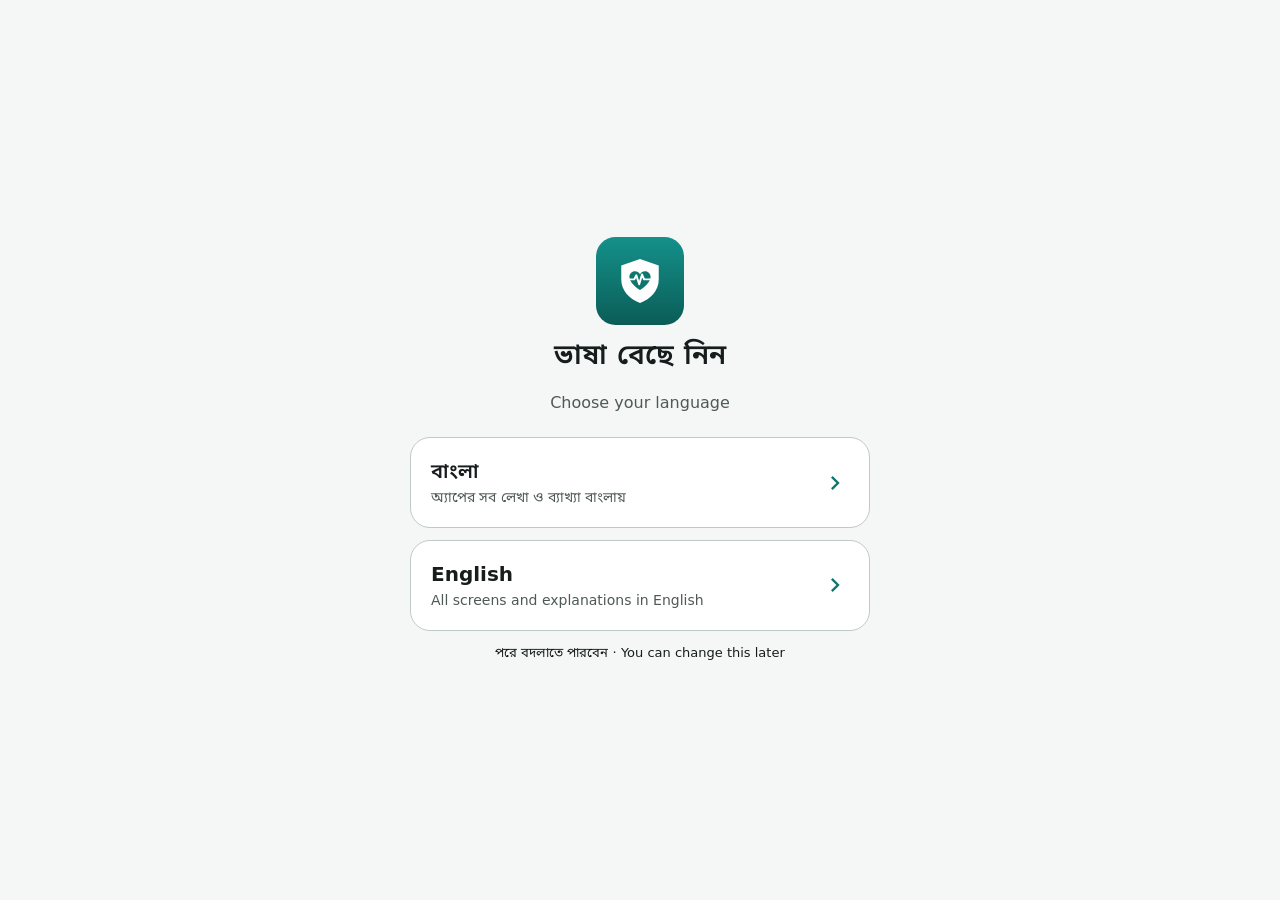
<file: app/index.html>
<!doctype html>
<html lang="bn">
<head>
<meta charset="utf-8">
<meta name="viewport" content="width=device-width, initial-scale=1, viewport-fit=cover">
<title>ShasthoSathi</title>
<meta name="description" content="Understand Bengali and English health reports privately: everything runs in your browser.">
<!-- Privacy by construction: the page may only talk to its own origin. No analytics, no CDN, no remote fonts. -->
<meta http-equiv="Content-Security-Policy" content="default-src 'self'; script-src 'self' 'wasm-unsafe-eval'; worker-src 'self' blob:; img-src 'self' data: blob:; style-src 'self' 'unsafe-inline'; connect-src 'self' data: blob:; object-src 'none'; base-uri 'none'; form-action 'none'">
<meta name="referrer" content="no-referrer">
<meta name="theme-color" content="#0F766E">
<link rel="icon" href="img/logo.svg" type="image/svg+xml">
<link rel="stylesheet" href="css/app.css">
</head>
<body>
<svg width="0" height="0" style="position:absolute" aria-hidden="true">
  <symbol id="i-home" viewBox="0 0 24 24"><path d="M10 20v-6h4v6h5v-8h3L12 3 2 12h3v8z"/></symbol>
  <symbol id="i-history" viewBox="0 0 24 24"><path d="M13 3a9 9 0 0 0-9 9H1l3.9 3.9.1.1L9 12H6a7 7 0 1 1 2.05 4.95l-1.42 1.42A9 9 0 1 0 13 3zm-1 5v5l4.25 2.52.77-1.28-3.52-2.09V8z"/></symbol>
  <symbol id="i-settings" viewBox="0 0 24 24"><path d="M19.14 12.94a7.4 7.4 0 0 0 0-1.88l2.03-1.58-1.92-3.32-2.39.96a7 7 0 0 0-1.63-.94L14.87 3.6h-3.84l-.36 2.58c-.58.24-1.13.55-1.63.94l-2.39-.96-1.92 3.32 2.03 1.58a7.4 7.4 0 0 0 0 1.88l-2.03 1.58 1.92 3.32 2.39-.96c.5.39 1.05.7 1.63.94l.36 2.58h3.84l.36-2.58c.58-.24 1.13-.55 1.63-.94l2.39.96 1.92-3.32zM12 15.5a3.5 3.5 0 1 1 0-7 3.5 3.5 0 0 1 0 7z"/></symbol>
  <symbol id="i-camera" viewBox="0 0 24 24"><circle cx="12" cy="12" r="3.2"/><path d="M9 2 7.17 4H4a2 2 0 0 0-2 2v12a2 2 0 0 0 2 2h16a2 2 0 0 0 2-2V6a2 2 0 0 0-2-2h-3.17L15 2zm3 15a5 5 0 1 1 0-10 5 5 0 0 1 0 10z"/></symbol>
  <symbol id="i-image" viewBox="0 0 24 24"><path d="M21 19V5a2 2 0 0 0-2-2H5a2 2 0 0 0-2 2v14a2 2 0 0 0 2 2h14a2 2 0 0 0 2-2zM8.5 13.5l2.5 3.01L14.5 12l4.5 6H5z"/></symbol>
  <symbol id="i-paste" viewBox="0 0 24 24"><path d="M19 2h-4.18A3 3 0 0 0 12 0a3 3 0 0 0-2.82 2H5a2 2 0 0 0-2 2v16a2 2 0 0 0 2 2h14a2 2 0 0 0 2-2V4a2 2 0 0 0-2-2zm-7 0a1 1 0 1 1 0 2 1 1 0 0 1 0-2zm7 18H5V4h2v3h10V4h2z"/></symbol>
  <symbol id="i-doc" viewBox="0 0 24 24"><path d="M14 2H6a2 2 0 0 0-2 2v16a2 2 0 0 0 2 2h12a2 2 0 0 0 2-2V8zm2 16H8v-2h8zm0-4H8v-2h8zm-3-5V3.5L18.5 9z"/></symbol>
  <symbol id="i-shield" viewBox="0 0 24 24"><path d="M12 1 3 5v6c0 5.55 3.84 10.74 9 12 5.16-1.26 9-6.45 9-12V5zm0 10.99h7c-.53 4.12-3.28 7.79-7 8.94V12H5V6.3l7-3.11z"/></symbol>
  <symbol id="i-rule" viewBox="0 0 24 24"><path d="M16.54 11 13 7.46l1.41-1.41 2.12 2.12 4.24-4.24 1.41 1.41zM11 7H2v2h9zm10 6.41L19.59 12 17 14.59 14.41 12 13 13.41 15.59 16 13 18.59 14.41 20 17 17.41 19.59 20 21 18.59 18.41 16zM11 15H2v2h9z"/></symbol>
  <symbol id="i-warning" viewBox="0 0 24 24"><path d="M1 21h22L12 2zm12-3h-2v-2h2zm0-4h-2v-4h2z"/></symbol>
  <symbol id="i-back" viewBox="0 0 24 24"><path d="M20 11H7.83l5.59-5.59L12 4l-8 8 8 8 1.41-1.41L7.83 13H20z"/></symbol>
  <symbol id="i-next" viewBox="0 0 24 24"><path d="M10 6 8.59 7.41 13.17 12l-4.58 4.59L10 18l6-6z"/></symbol>
  <symbol id="i-check" viewBox="0 0 24 24"><path d="M9 16.17 4.83 12l-1.42 1.41L9 19 21 7l-1.41-1.41z"/></symbol>
  <symbol id="i-save" viewBox="0 0 24 24"><path d="M17 3H5a2 2 0 0 0-2 2v14a2 2 0 0 0 2 2h14a2 2 0 0 0 2-2V7zm-5 16a3 3 0 1 1 0-6 3 3 0 0 1 0 6zm3-10H5V5h10z"/></symbol>
  <symbol id="i-print" viewBox="0 0 24 24"><path d="M19 8H5a3 3 0 0 0-3 3v6h4v4h12v-4h4v-6a3 3 0 0 0-3-3zm-3 11H8v-5h8zm3-7a1 1 0 1 1 0-2 1 1 0 0 1 0 2zm-1-9H6v4h12z"/></symbol>
  <symbol id="i-info" viewBox="0 0 24 24"><path d="M12 2a10 10 0 1 0 0 20 10 10 0 0 0 0-20zm1 15h-2v-6h2zm0-8h-2V7h2z"/></symbol>
  <symbol id="i-edit" viewBox="0 0 24 24"><path d="M3 17.25V21h3.75L17.81 9.94l-3.75-3.75zM20.71 7.04a1 1 0 0 0 0-1.41l-2.34-2.34a1 1 0 0 0-1.41 0l-1.83 1.83 3.75 3.75z"/></symbol>
  <symbol id="i-close" viewBox="0 0 24 24"><path d="M19 6.41 17.59 5 12 10.59 6.41 5 5 6.41 10.59 12 5 17.59 6.41 19 12 13.41 17.59 19 19 17.59 13.41 12z"/></symbol>
  <symbol id="i-copy" viewBox="0 0 24 24"><path d="M16 1H4a2 2 0 0 0-2 2v14h2V3h12zm3 4H8a2 2 0 0 0-2 2v14a2 2 0 0 0 2 2h11a2 2 0 0 0 2-2V7a2 2 0 0 0-2-2zm0 16H8V7h11z"/></symbol>
  <symbol id="i-thumb" viewBox="0 0 24 24"><path d="M1 21h4V9H1zm22-11a2 2 0 0 0-2-2h-6.31l.95-4.57.03-.32a1.5 1.5 0 0 0-.44-1.06L14.17 1 7.59 7.59A2 2 0 0 0 7 9v10a2 2 0 0 0 2 2h9a2 2 0 0 0 1.84-1.22l3.02-7.05A2 2 0 0 0 23 12z"/></symbol>
  <symbol id="i-lock" viewBox="0 0 24 24"><path d="M18 8h-1V6A5 5 0 0 0 7 6v2H6a2 2 0 0 0-2 2v10a2 2 0 0 0 2 2h12a2 2 0 0 0 2-2V10a2 2 0 0 0-2-2zm-6 9a2 2 0 1 1 0-4 2 2 0 0 1 0 4zm3.1-9H8.9V6a3.1 3.1 0 0 1 6.2 0z"/></symbol>
  <symbol id="i-person" viewBox="0 0 24 24"><path d="M12 12a4 4 0 1 0 0-8 4 4 0 0 0 0 8zm0 2c-2.67 0-8 1.34-8 4v2h16v-2c0-2.66-5.33-4-8-4z"/></symbol>
  <symbol id="i-folder" viewBox="0 0 24 24"><path d="M10 4H4a2 2 0 0 0-2 2v12a2 2 0 0 0 2 2h16a2 2 0 0 0 2-2V8a2 2 0 0 0-2-2h-8z"/></symbol>
  <symbol id="i-cloud-off" viewBox="0 0 24 24"><path d="M19.35 10.04A7.49 7.49 0 0 0 12 4c-1.48 0-2.85.43-4.01 1.17l1.46 1.46A5.47 5.47 0 0 1 12 6c3.04 0 5.5 2.46 5.5 5.5v.5H19a3 3 0 0 1 1.44 5.62l1.45 1.45A4.98 4.98 0 0 0 19.35 10.04zM3 5.27l2.75 2.74A5.98 5.98 0 0 0 6 20h11.73l2 2L21 20.73 4.27 4zM7.73 10l8 8H6a4 4 0 0 1 0-8z"/></symbol>
</svg>
<div id="app"><div class="boot"><img src="img/logo.svg" width="96" height="96" alt=""><b>ShasthoSathi</b><span>স্বাস্থ্যসাথী</span></div></div>
<noscript>ShasthoSathi needs JavaScript. Everything runs in your browser; nothing is uploaded.</noscript>
<script type="module" src="js/app.js"></script>
</body>
</html>
</file>
<file: css/site.css>
@font-face { font-family: "NotoBn"; src: url("../fonts/noto-sans-bengali-400.woff2") format("woff2"); font-weight: 400; font-display: swap; }
@font-face { font-family: "NotoBn"; src: url("../fonts/noto-sans-bengali-600.woff2") format("woff2"); font-weight: 600 700; font-display: swap; }
:root {
  --teal: #0F766E; --teal-l: #14918A; --teal-d: #0B5C57; --pc: #D5F2EE; --opc: #00302C;
  --bg: #FAFBFA; --band: #F0F5F4; --surface: #FFFFFF; --ink: #142020; --mu: #52605E; --line: #DCE5E3; --sv: #E6EEEC;
  --high: #D03B3B; --low: #E09A00; --normal: #0CA30C; --c0: #9AA9A6; --c1: #2a78d6; --c2: #0F766E;
  --user: #FFF1E3; --model: #E7F0FD; --judge: #E3F5E8; --shadow: 0 1px 2px rgba(10,40,36,.05), 0 8px 24px rgba(10,40,36,.06);
  --font: "Inter", system-ui, -apple-system, "Segoe UI", Roboto, "NotoBn", "Nirmala UI", sans-serif;
  color-scheme: light;
}
@media (prefers-color-scheme: dark) { :root:not([data-theme="light"]) { --bg: #0D1414; --band: #121C1B; --surface: #172221; --ink: #E0E8E6; --mu: #A3B1AE; --line: #2A3735; --sv: #24302E;
  --teal: #5ED3C5; --pc: #0E3D39; --opc: #D5F2EE; --user: #3A2C1D; --model: #1B2B42; --judge: #1C3324; --shadow: none; color-scheme: dark; } }
:root[data-theme="dark"] { --bg: #0D1414; --band: #121C1B; --surface: #172221; --ink: #E0E8E6; --mu: #A3B1AE; --line: #2A3735; --sv: #24302E;
  --teal: #5ED3C5; --pc: #0E3D39; --opc: #D5F2EE; --user: #3A2C1D; --model: #1B2B42; --judge: #1C3324; --shadow: none; color-scheme: dark; }
* { box-sizing: border-box; }
html { scroll-behavior: smooth; scroll-padding-top: 70px; }
body { margin: 0; background: var(--bg); color: var(--ink); font: 16.5px/1.65 var(--font); }
.wrap { max-width: 1140px; margin: 0 auto; padding: 0 20px; } .wrap.narrow { max-width: 900px; }
section { padding: 64px 0; } section.wrap { padding-left: 20px; padding-right: 20px; } .band { background: var(--band); border-block: 1px solid var(--line); }
h1 { font-size: clamp(26px, 3.6vw, 42px); line-height: 1.2; margin: 6px 0 14px; letter-spacing: -.01em; }
h2 { font-size: clamp(24px, 2.6vw, 32px); margin: 0 0 14px; letter-spacing: -.01em; } h3 { font-size: 19px; margin: 26px 0 10px; } h4 { margin: 0 0 8px; }
p { margin: 0 0 12px; } a { color: var(--teal); } .mu { color: var(--mu); } .small, small { font-size: 13.5px; }
.sub { color: var(--mu); max-width: 820px; font-size: 17px; }
.grid2 { display: grid; grid-template-columns: 1fr 1fr; gap: 32px; align-items: start; margin: 18px 0; }
.grid3 { display: grid; grid-template-columns: 1fr 1fr 1fr; gap: 18px; }
@media (max-width: 900px) { .grid2, .grid3 { grid-template-columns: 1fr; } }
.grid2 > *, .grid3 > * { min-width: 0; }
.card { background: var(--surface); border: 1px solid var(--line); border-radius: 18px; padding: 20px; box-shadow: var(--shadow); }
.card.tint { background: var(--pc); color: var(--opc); border-color: transparent; }
.tag { display: inline-block; background: var(--teal); color: #fff; font-size: 12px; font-weight: 700; padding: 2px 9px; border-radius: 99px; margin-bottom: 8px; letter-spacing: .04em; }
:root[data-theme="dark"] .tag { color: #062; }
/* nav */
.nav { position: sticky; top: 0; z-index: 30; background: color-mix(in srgb, var(--bg) 85%, transparent); backdrop-filter: blur(10px); border-bottom: 1px solid var(--line); }
.nav-in { max-width: 1140px; margin: 0 auto; padding: 10px 20px; display: flex; align-items: center; gap: 18px; }
.brand { display: flex; align-items: center; gap: 9px; color: var(--ink); text-decoration: none; font-weight: 700; }
.links { display: flex; gap: 4px; margin-left: auto; overflow-x: auto; scrollbar-width: none; }
.links a { color: var(--mu); text-decoration: none; padding: 6px 11px; border-radius: 99px; font-size: 14.5px; white-space: nowrap; }
.links a:hover, .links a.on { background: var(--sv); color: var(--ink); }
.theme { border: 1px solid var(--line); background: var(--surface); color: var(--ink); width: 34px; height: 34px; border-radius: 50%; cursor: pointer; font-size: 16px; }
@media (max-width: 760px) { .brand span { display: none; } }
/* hero */
.hero { padding: 70px 0 56px; background: radial-gradient(1200px 400px at 85% -10%, color-mix(in srgb, var(--teal) 16%, transparent), transparent), var(--bg); border-bottom: 1px solid var(--line); }
.kicker { color: var(--teal); font-weight: 700; letter-spacing: .06em; text-transform: uppercase; font-size: 13px; }
.authors { font-size: 18px; margin: 0; } .affil { color: var(--mu); }
.lede { font-size: 18px; max-width: 900px; }
.buttons { display: flex; gap: 10px; flex-wrap: wrap; margin: 22px 0 30px; }
.btn { display: inline-flex; align-items: center; gap: 6px; padding: 10px 18px; border-radius: 99px; background: #1d2b2a; color: #fff; text-decoration: none; font-weight: 600; font-size: 15px; border: 0; cursor: pointer; font-family: inherit; }
.btn.accent { background: var(--teal); } .btn.ghost { background: transparent; color: var(--teal); box-shadow: inset 0 0 0 1.5px var(--teal); } .btn.sm { padding: 6px 13px; font-size: 13.5px; }
:root[data-theme="dark"] .btn.accent { color: #062; }
@media (prefers-color-scheme: dark) { :root:not([data-theme="light"]) .btn.accent { color: #062; } }
.btn:hover { filter: brightness(1.1); }
.counters { display: grid; grid-template-columns: repeat(5, 1fr); gap: 12px; }
@media (max-width: 900px) { .counters { grid-template-columns: repeat(2, 1fr); } }
.ctr { background: var(--surface); border: 1px solid var(--line); border-radius: 16px; padding: 16px; box-shadow: var(--shadow); }
.ctr b { display: block; font-size: 32px; color: var(--teal); line-height: 1.1; font-variant-numeric: tabular-nums; } .ctr span { font-size: 14px; } .ctr small { color: var(--mu); }
/* abstract */
.rq { display: grid; grid-template-columns: repeat(4, 1fr); gap: 12px; } @media (max-width: 900px) { .rq { grid-template-columns: 1fr 1fr; } }
.rq .card b { display: block; } .rq p { font-size: 14.5px; color: var(--mu); margin: 4px 0 0; }
/* flow diagram */
.flow { margin: 26px 0 10px; display: grid; grid-template-columns: repeat(3, 1fr); gap: 16px; }
@media (max-width: 900px) { .flow { grid-template-columns: 1fr; } }
.lane { background: var(--surface); border: 1px solid var(--line); border-radius: 18px; padding: 16px; position: relative; box-shadow: var(--shadow); }
.lane h4 { font-size: 15px; letter-spacing: .04em; text-transform: uppercase; }
.lane.read h4 { color: var(--c1); } .lane.protect h4 { color: var(--teal); } .lane.explain h4 { color: #b06a00; }
.box { border-radius: 12px; padding: 9px 12px; margin: 8px 0; background: var(--band); border-left: 4px solid var(--c0); font-weight: 600; font-size: 14.5px; position: relative; }
.box small { display: block; font-weight: 400; color: var(--mu); font-size: 12.5px; }
.box + .box::before { content: "↓"; position: absolute; top: -17px; left: 18px; color: var(--mu); font-size: 13px; }
.read .box { border-color: var(--c1); } .protect .box { border-color: var(--teal); } .explain .box { border-color: var(--low); }
.box.human { background: color-mix(in srgb, var(--c1) 12%, var(--surface)); } .box.keep { border-style: dashed; }
.box.out { background: var(--pc); color: var(--opc); } .box.out small { color: var(--opc); opacity: .8; } .box.opt { opacity: .9; border-left-style: dotted; }
.flow figcaption { grid-column: 1 / -1; color: var(--mu); font-size: 14px; }
.stats { display: grid; grid-template-columns: repeat(4, 1fr); gap: 12px; margin-top: 18px; } .stats div { text-align: center; padding: 10px; }
.stats b { display: block; font-size: 26px; color: var(--teal); } .stats span { color: var(--mu); font-size: 14px; }
@media (max-width: 640px) { .stats { grid-template-columns: 1fr 1fr; } }
/* figures & tables */
.fig { margin: 0; background: var(--surface); border: 1px solid var(--line); border-radius: 16px; padding: 14px; box-shadow: var(--shadow); }
.fig img { width: 100%; height: auto; cursor: zoom-in; background: #fff; border-radius: 8px; } .fig figcaption { font-size: 13.5px; color: var(--mu); margin-top: 8px; }
.tbl { margin: 14px 0; } .tbl .scroll { overflow-x: auto; border-radius: 12px; } .cap { font-size: 13.5px; color: var(--mu); margin: 0 0 8px; }
table { width: 100%; border-collapse: collapse; font-size: 14.5px; background: var(--surface); border-radius: 12px; overflow: hidden; box-shadow: var(--shadow); }
caption { caption-side: top; text-align: left; font-size: 13.5px; color: var(--mu); padding: 0 2px 8px; }
th { text-align: left; background: var(--sv); font-weight: 600; padding: 9px 12px; cursor: pointer; white-space: nowrap; user-select: none; }
th::after { content: " ↕"; color: var(--mu); font-size: 11px; } th.asc::after { content: " ↑"; } th.desc::after { content: " ↓"; }
td { padding: 8px 12px; border-top: 1px solid var(--line); vertical-align: top; } td.n { font-variant-numeric: tabular-nums; white-space: nowrap; }
tr.hl td { background: color-mix(in srgb, var(--teal) 10%, transparent); font-weight: 600; }
details { margin: 12px 0; } summary { cursor: pointer; color: var(--teal); font-weight: 600; }
/* method */
.steps { padding-left: 22px; } .steps li { margin: 10px 0; }
.algos { gap: 18px; } .algo { background: var(--surface); border: 1px solid var(--line); border-radius: 14px; overflow: hidden; box-shadow: var(--shadow); }
.algo-h { padding: 9px 14px; border-bottom: 2px solid var(--ink); font-weight: 700; font-size: 14.5px; }
.algo pre { margin: 0; padding: 10px 14px 14px; font: 12.8px/1.6 ui-monospace, "Cascadia Mono", Consolas, monospace; white-space: pre; overflow-x: auto; }
.algo pre i { color: var(--mu); font-style: normal; } .algo pre b { color: var(--teal); }
.ticks { list-style: none; padding: 0; } .ticks li { padding-left: 26px; position: relative; margin: 9px 0; }
.ticks li::before { content: "✓"; position: absolute; left: 0; color: var(--teal); font-weight: 700; } .ticks.warn li::before { content: "!"; color: var(--low); left: 6px; }
.chips { display: flex; gap: 8px; flex-wrap: wrap; margin: 10px 0; } .chips span { background: var(--sv); border-radius: 99px; padding: 4px 12px; font-size: 13.5px; }
.chips span.good { background: var(--pc); color: var(--opc); font-weight: 600; } .chips.small span { font-size: 12.5px; padding: 3px 10px; }
/* results */
.subnav { display: flex; gap: 6px; flex-wrap: wrap; margin: 6px 0 22px; position: sticky; top: 56px; z-index: 5; background: var(--band); padding: 8px 0; }
.subnav button, .toggle button, .case-tabs button { border: 1px solid var(--line); background: var(--surface); color: var(--ink); padding: 7px 14px; border-radius: 99px; cursor: pointer; font: inherit; font-size: 14px; }
.subnav button.on, .toggle button.on, .case-tabs button.on { background: var(--teal); color: #fff; border-color: var(--teal); }
:root[data-theme="dark"] .subnav button.on, :root[data-theme="dark"] .toggle button.on { color: #062; }
.pane { display: none; animation: fade .3s; } .pane.on { display: block; } @keyframes fade { from { opacity: .3; transform: translateY(6px); } to { opacity: 1; transform: none; } }
.toggle { display: inline-flex; gap: 4px; margin: 6px 0; }
.cfg { background: var(--surface); border: 1px solid var(--line); border-radius: 14px; padding: 14px; margin-top: 12px; } .cfg code { display: block; font-size: 13px; margin: 6px 0; word-break: break-all; color: var(--teal); } .cfg span { font-size: 14px; color: var(--mu); }
.arena { margin: 18px 0; } .arena-h { display: flex; gap: 16px; align-items: center; flex-wrap: wrap; margin-bottom: 12px; }
select { font: inherit; padding: 6px 10px; border-radius: 10px; border: 1px solid var(--line); background: var(--surface); color: var(--ink); }
.bars { display: grid; grid-template-columns: 1fr 1fr; gap: 24px; } @media (max-width: 700px) { .bars { grid-template-columns: 1fr; } }
.bgroup h5 { margin: 0 0 6px; font-size: 14px; } .brow { display: grid; grid-template-columns: 80px 1fr 46px; align-items: center; gap: 10px; margin: 8px 0; font-size: 14px; }
.btrack { position: relative; height: 20px; background: var(--sv); border-radius: 6px; } .bfill { height: 100%; border-radius: 6px; transition: width .7s cubic-bezier(.2,.7,.2,1); }
.bfill.c0 { background: var(--c0); } .bfill.c1 { background: var(--c1); } .bfill.c2 { background: var(--teal); }
.bref { position: absolute; top: -4px; bottom: -4px; border-left: 2px dashed var(--ink); } .bv { text-align: right; font-variant-numeric: tabular-nums; font-weight: 600; }
/* products */
.prod { display: grid; grid-template-columns: 1fr 1.4fr; gap: 28px; align-items: center; margin: 30px 0; } .prod.rev { grid-template-columns: 1.4fr 1fr; } .prod.rev .prod-text { order: 2; }
@media (max-width: 900px) { .prod, .prod.rev { grid-template-columns: 1fr; } .prod.rev .prod-text { order: 0; } }
.shots { display: grid; grid-template-columns: 1fr 1fr; gap: 12px; } .shots.one { grid-template-columns: 1fr; } .shots.row3 { grid-template-columns: 1.6fr 1fr; align-items: start; }
@media (max-width: 640px) { .shots, .shots.row3 { grid-template-columns: 1fr; } }
.shots figure { margin: 0; } .shots img { width: 100%; border-radius: 12px; border: 1px solid var(--line); box-shadow: var(--shadow); cursor: zoom-in; display: block; }
.shots figcaption { font-size: 13px; color: var(--mu); margin-top: 6px; }
/* demo */
.demo-h { display: flex; gap: 14px; align-items: center; flex-wrap: wrap; margin-bottom: 14px; }
.demo textarea { width: 100%; height: 380px; font: 12.5px/1.55 ui-monospace, Consolas, monospace, "NotoBn"; border: 1px solid var(--line); border-radius: 12px; padding: 10px; background: var(--band); color: var(--ink); resize: vertical; }
.mono { font: 12.5px/1.6 ui-monospace, Consolas, monospace, "NotoBn"; white-space: pre-wrap; word-break: break-word; background: var(--band); border: 1px solid var(--line); border-radius: 12px; padding: 10px; margin: 0; max-height: 340px; overflow: auto; }
mark { background: var(--pc); color: var(--opc); font-weight: 700; border-radius: 4px; padding: 0 3px; }
table.mini { font-size: 13px; box-shadow: none; } table.mini td { padding: 6px 8px; }
.pill { display: inline-block; padding: 1px 9px; border-radius: 99px; font-size: 12.5px; font-weight: 700; white-space: nowrap; }
.p-high { background: color-mix(in srgb, var(--high) 16%, transparent); color: var(--high); } .p-low { background: color-mix(in srgb, var(--low) 20%, transparent); color: #9a6a00; }
.p-normal { background: color-mix(in srgb, var(--normal) 15%, transparent); color: #087a08; } .p-unknown { background: var(--sv); }
.exp { margin-top: 10px; font-size: 14.5px; } .exp p { margin: 6px 0; } .exp p:last-child { font-weight: 700; }
/* cases */
.case-tabs { display: flex; gap: 6px; flex-wrap: wrap; margin-bottom: 16px; }
.convo { display: grid; gap: 12px; } .msg { max-width: 760px; } .msg .who { font-size: 12px; font-weight: 700; color: var(--mu); text-transform: uppercase; letter-spacing: .05em; }
.msg .bubble { padding: 12px 15px; border-radius: 14px; margin-top: 3px; font-size: 15px; } .msg small { color: var(--mu); }
.msg.user .bubble { background: var(--user); } .msg.model .bubble { background: var(--model); margin-left: 24px; } .msg.judge .bubble { background: var(--judge); margin-left: 48px; }
.msg.model .who { margin-left: 24px; } .msg.judge .who { margin-left: 48px; } .msg.model small { margin-left: 24px; }
.del { text-decoration: line-through; color: var(--high); } .ins { background: color-mix(in srgb, var(--normal) 18%, transparent); }
.convo-ctl { display: flex; gap: 8px; }
/* contributions, bib, footer */
.contrib li { margin: 8px 0; }
.bib { position: relative; } .bib pre { background: var(--surface); border: 1px solid var(--line); border-radius: 14px; padding: 16px; overflow-x: auto; font: 13px/1.6 ui-monospace, Consolas, monospace; }
.bib .btn { position: absolute; top: 10px; right: 10px; }
.foot { padding: 30px 0; border-top: 1px solid var(--line); } .foot p { display: flex; align-items: center; gap: 8px; flex-wrap: wrap; }
.lightbox { position: fixed; inset: 0; background: rgba(0,0,0,.8); z-index: 50; display: grid; place-items: center; padding: 30px; cursor: zoom-out; }
.lightbox[hidden] { display: none; } .lightbox img { max-width: 96vw; max-height: 92vh; background: #fff; border-radius: 10px; }
.lightbox button { position: absolute; top: 14px; right: 18px; font-size: 30px; color: #fff; background: none; border: 0; cursor: pointer; }
@media (prefers-reduced-motion: reduce) { * { animation: none !important; transition: none !important; } html { scroll-behavior: auto; } }
@media (prefers-color-scheme: dark) { :root:not([data-theme="light"]) .subnav button.on, :root:not([data-theme="light"]) .toggle button.on,
  :root:not([data-theme="light"]) .case-tabs button.on, :root:not([data-theme="light"]) .tag { color: #032a26; } }
:root[data-theme="dark"] .case-tabs button.on { color: #032a26; }

/* v0.4 page update: paper figures shown full width, text version of Fig. 1, two phone screenshots */
.fig.wide { margin: 8px 0 20px; }
.fig.wide img { width: 100%; height: auto; background: #fff; border-radius: 12px; padding: 10px; border: 1px solid var(--line); cursor: zoom-in; box-sizing: border-box; }
details.flowtext { margin: 0 0 8px; } details.flowtext > summary { cursor: pointer; color: var(--teal); font-weight: 600; margin-bottom: 10px; }
.shots.phone2 { grid-template-columns: 1fr 1fr; align-items: start; }
@media (max-width: 640px) { .shots.phone2 { grid-template-columns: 1fr 1fr; } }
.shots.phone2 img { max-height: 560px; object-fit: contain; object-position: top; background: var(--surface); }
</file>
<file: app/css/app.css>
/* ShasthoSathi web — same brand as the phone app (teal, reserved status colours with icon + word). */
@font-face { font-family: "NotoBn"; src: url("../fonts/noto-sans-bengali-400.woff2") format("woff2"); font-weight: 400; font-display: swap; }
@font-face { font-family: "NotoBn"; src: url("../fonts/noto-sans-bengali-600.woff2") format("woff2"); font-weight: 600 700; font-display: swap; }
:root {
  --teal: #0F766E; --teal-l: #14918A; --teal-d: #0B5C57;
  --bg: #F4F7F6; --surface: #FFFFFF; --sv: #E6EEEC; --pc: #D5F2EE; --opc: #00302C; --sc: #DCEBE8; --osc: #05201D;
  --tc: #FFEBC7; --otc: #2C1A00; --ink: #161D1C; --mu: #4F5957; --line: #DDE5E3; --outline: #BFCAC7;
  --high: #D03B3B; --low: #E09A00; --normal: #0CA30C; --unknown: #8A8F8E; --err: #B3261E;
  --tag: #D5F2EE; --tag-ink: #00302C; --hid: #FBE3C2; --added: #E8DEFA;
  --shadow: 0 1px 2px rgba(16, 40, 38, .06), 0 4px 16px rgba(16, 40, 38, .06);
  --r: 20px; --font: system-ui, -apple-system, "Segoe UI", Roboto, "NotoBn", "Noto Sans Bengali", "Nirmala UI", "Vrinda", sans-serif;
  color-scheme: light;
}
@media (prefers-color-scheme: dark) {
  :root:not([data-theme="light"]) {
    --teal: #5ED3C5; --teal-l: #3BB5A8; --teal-d: #0B5C57;
    --bg: #0E1514; --surface: #161E1D; --sv: #26302E; --pc: #0B3F3B; --opc: #D5F2EE; --sc: #2A3B39; --osc: #DCEBE8;
    --tc: #4A3500; --otc: #FFEBC7; --ink: #DDE4E2; --mu: #A9B5B2; --line: #2C3735; --outline: #4A5654;
    --tag: #0B3F3B; --tag-ink: #D5F2EE; --hid: #4A3517; --added: #3A2F57; --shadow: none; color-scheme: dark;
  }
}
* { box-sizing: border-box; }
html, body { margin: 0; }
body { background: var(--bg); color: var(--ink); font: 16px/1.55 var(--font); -webkit-font-smoothing: antialiased; }
h1, h2, h3 { line-height: 1.3; margin: 0 0 .4em; font-weight: 600; }
h1 { font-size: clamp(22px, 3vw, 28px); } h2 { font-size: 20px; } h3 { font-size: 16px; }
p { margin: 0 0 .5em; }
button, input, textarea, select { font: inherit; color: inherit; }
button { cursor: pointer; }
.wrap { max-width: 1120px; margin: 0 auto; padding: 0 16px 48px; }
.wrap.narrow { max-width: 760px; }
.mu { color: var(--mu); } .small, small { font-size: 13px; } .center { text-align: center; } .grow { flex: 1; min-width: 0; }
.ell { white-space: nowrap; overflow: hidden; text-overflow: ellipsis; } .accent { color: var(--teal); } .right { text-align: right; }
.row { display: flex; align-items: center; gap: 12px; } .row.start { align-items: flex-start; } .row.base { align-items: baseline; gap: 8px; }
.row.end { justify-content: flex-end; } .row.gap { gap: 10px; flex-wrap: wrap; } .row.sp { justify-content: space-between; margin: 14px 0 6px; }
.wrapr { flex-wrap: wrap; margin-top: 12px; }
.ic { width: 20px; height: 20px; fill: currentColor; flex: none; } .ic.big { width: 28px; height: 28px; color: var(--teal); }
.sicon { flex: none; } .s-high { fill: var(--high); color: var(--high); stroke: var(--high); } .s-low { fill: var(--low); color: var(--low); stroke: var(--low); }
.s-normal { fill: var(--normal); color: var(--normal); stroke: var(--normal); } .s-unknown { fill: var(--unknown); color: var(--unknown); stroke: var(--unknown); }

/* boot / brand intro */
.boot { position: fixed; inset: 0; display: grid; place-content: center; justify-items: center; gap: 4px; color: #fff;
  background: linear-gradient(var(--teal-l), var(--teal-d)); animation: bootIn .6s ease-out; }
.boot b { font-size: 26px; } .boot span { opacity: .85; font-size: 20px; }
@keyframes bootIn { from { opacity: 0; transform: scale(.94); } to { opacity: 1; transform: none; } }

/* header */
.top { position: sticky; top: 0; z-index: 20; background: color-mix(in srgb, var(--bg) 88%, transparent); backdrop-filter: blur(10px); border-bottom: 1px solid var(--line); }
.top-in { display: flex; align-items: center; gap: 16px; padding-top: 10px; padding-bottom: 10px; }
.brand { display: flex; align-items: center; gap: 10px; text-decoration: none; color: inherit; }
.brand b { display: block; font-size: 17px; } .brand small { display: block; color: var(--mu); font-size: 12px; line-height: 1.2; }
nav { margin-left: auto; display: flex; align-items: center; gap: 4px; }
.nav { display: flex; align-items: center; gap: 6px; background: none; border: 0; padding: 8px 12px; border-radius: 99px; color: var(--mu); }
.nav.on, .nav:hover { background: var(--sv); color: var(--ink); }
.seg { display: inline-flex; border: 1px solid var(--outline); border-radius: 99px; overflow: hidden; margin-left: 8px; }
.seg button { border: 0; background: none; padding: 6px 12px; font-size: 14px; }
.seg button.on { background: var(--sc); color: var(--osc); font-weight: 600; }
@media (max-width: 720px) { .nav span { display: none; } .brand small { display: none; } .top-in { gap: 8px; } nav { gap: 0; } .seg button { padding: 6px 9px; } .nav { padding: 8px; } }
@media (max-width: 460px) { .brand b { display: none; } .seg { margin-left: 4px; } .seg button { padding: 5px 8px; font-size: 13px; } .tab { padding: 12px 12px; } }
html, body { overflow-x: clip; }

/* home */
.home { display: grid; grid-template-columns: 1.35fr 1fr; gap: 28px; padding-top: 28px; }
@media (max-width: 900px) { .home { grid-template-columns: 1fr; } }
.hero { border-radius: 28px; padding: 26px; color: #fff; background: linear-gradient(135deg, #14918A, #0B5C57); position: relative; transition: transform .15s, box-shadow .15s; }
.hero h2 { margin-top: 14px; } .hero p { opacity: .9; max-width: 46ch; }
.hero.over { transform: scale(1.01); box-shadow: 0 0 0 4px #fff, 0 0 0 7px var(--teal); }
.drop-hint { margin-top: 14px; font-size: 13px; opacity: .75; border-top: 1px dashed rgba(255,255,255,.35); padding-top: 10px; }
@media (hover: none) { .drop-hint { display: none; } }
.bubble { width: 46px; height: 46px; border-radius: 50%; display: grid; place-items: center; background: var(--pc); color: var(--teal); flex: none; }
.bubble.light { background: rgba(255,255,255,.18); color: #fff; width: 54px; height: 54px; } .bubble .ic { width: 24px; height: 24px; }
.tiles { display: grid; grid-template-columns: repeat(3, 1fr); gap: 12px; margin-top: 14px; }
@media (max-width: 560px) { .tiles { grid-template-columns: 1fr; } }
.tile { text-align: left; display: flex; flex-direction: column; gap: 4px; padding: 16px; border-radius: var(--r); background: var(--surface); border: 1px solid var(--line); box-shadow: var(--shadow); transition: transform .12s, border-color .12s; }
.tile:hover:not([disabled]) { transform: translateY(-2px); border-color: var(--teal); }
.tile b { margin-top: 8px; font-size: 15px; } .tile span { color: var(--mu); font-size: 13px; } .tile.row { flex-direction: row; align-items: center; } .tile.row b { margin: 0; }
.tile[disabled] { opacity: .5; cursor: default; }
.side-col { display: flex; flex-direction: column; gap: 14px; }
.step { display: flex; gap: 14px; margin: 12px 0; } .step p { color: var(--mu); font-size: 14px; margin: 0; }
.num { width: 30px; height: 30px; border-radius: 50%; background: var(--teal); color: #fff; display: grid; place-items: center; font-weight: 700; flex: none; }

/* cards, buttons, inputs */
.card { background: var(--surface); border: 1px solid var(--line); border-radius: var(--r); padding: 18px; box-shadow: var(--shadow); }
.card.tint, .note.tint { background: var(--pc); color: var(--opc); border-color: transparent; }
.card.tint p { color: var(--opc); }
.btn { display: inline-flex; align-items: center; justify-content: center; gap: 8px; border-radius: 99px; padding: 10px 18px; border: 1px solid transparent; font-weight: 600; font-size: 14px; background: none; text-decoration: none; white-space: nowrap; }
.btn.lg { padding: 14px 26px; font-size: 16px; } .btn.sm { padding: 6px 12px; font-size: 13px; }
.btn.primary { background: var(--teal); color: #fff; } :root .btn.primary { color: #fff; }
@media (prefers-color-scheme: dark) { .btn.primary { color: #003732; } }
.btn.white { background: #fff; color: var(--teal-d); } .btn.ghost-w { border-color: rgba(255,255,255,.6); color: #fff; }
.btn.tonal { background: var(--sc); color: var(--osc); } .btn.outline { border-color: var(--outline); color: var(--teal); }
.btn.text { color: var(--teal); padding-left: 10px; padding-right: 10px; } .btn.done { background: var(--pc); color: var(--opc); }
.btn.danger { color: var(--err); } .btn[disabled] { opacity: .45; cursor: default; }
.btn:focus-visible, .tile:focus-visible, .chip:focus-visible, .tab:focus-visible { outline: 3px solid var(--teal); outline-offset: 2px; }
.icon-btn { width: 40px; height: 40px; border-radius: 50%; border: 0; background: none; display: grid; place-items: center; color: var(--ink); }
.icon-btn:hover { background: var(--sv); }
.inp, textarea { width: 100%; border: 1px solid var(--outline); border-radius: 12px; padding: 11px 12px; background: var(--surface); }
.inp:focus, textarea:focus { outline: 2px solid var(--teal); border-color: transparent; }
.lbl { display: block; font-size: 13px; color: var(--mu); margin: 12px 0 6px; } .lbl .inp { margin-top: 6px; }
textarea#rtext { min-height: 360px; font: 14px/1.55 ui-monospace, "Cascadia Mono", Consolas, monospace, var(--font); resize: vertical; }
.err { color: var(--err); margin: 10px 0; } .status { display: flex; align-items: center; gap: 12px; margin: 14px 2px; }
.warn { display: flex; gap: 12px; background: var(--tc); color: var(--otc); padding: 14px 16px; border-radius: 16px; margin-bottom: 14px; }
.warn .ic { color: #8A5A00; } .note { display: flex; gap: 12px; align-items: flex-start; background: var(--sc); color: var(--osc); padding: 14px 16px; border-radius: 16px; margin-top: 18px; font-weight: 500; }
.note p { margin: 0; font-weight: 400; }
.spin { width: 18px; height: 18px; border: 2.5px solid currentColor; border-right-color: transparent; border-radius: 50%; display: inline-block; animation: sp .8s linear infinite; }
@keyframes sp { to { transform: rotate(360deg); } }
.check { display: flex; align-items: center; gap: 10px; cursor: pointer; } .check input { width: 20px; height: 20px; accent-color: var(--teal); }
.radio { display: flex; align-items: center; gap: 12px; padding: 10px 4px; cursor: pointer; } .radio input { width: 20px; height: 20px; accent-color: var(--teal); }
.radios { display: grid; gap: 2px; margin-bottom: 8px; }

/* review */
.backbar { display: flex; align-items: center; gap: 8px; padding: 18px 0 14px; flex-wrap: wrap; } .backbar h1 { margin: 0; }
.acts { display: flex; gap: 8px; flex-wrap: wrap; }
.review { display: grid; gap: 16px; } .review.two { grid-template-columns: minmax(0, .9fr) minmax(0, 1.1fr); }
@media (max-width: 860px) { .review.two { grid-template-columns: 1fr; } }
.photo { margin: 0; } .photo img { width: 100%; max-height: 640px; object-fit: contain; border-radius: 12px; background: var(--sv); }
.photo figcaption { font-size: 13px; color: var(--mu); margin-bottom: 8px; }
.actionbar { position: sticky; bottom: 0; display: flex; align-items: center; justify-content: space-between; gap: 16px; flex-wrap: wrap;
  padding: 14px 0; margin-top: 16px; background: linear-gradient(transparent, var(--bg) 30%); }

/* report */
.tabs { display: flex; border-bottom: 1px solid var(--line); overflow-x: auto; scrollbar-width: none; }
.tab { flex: 1 0 auto; border: 0; background: none; padding: 12px 18px; color: var(--mu); border-bottom: 3px solid transparent; font-weight: 500; }
.tab.on { color: var(--teal); border-bottom-color: var(--teal); font-weight: 600; }
.tabbody { padding-top: 18px; animation: fade .25s ease; } @keyframes fade { from { opacity: .3; transform: translateY(4px); } to { opacity: 1; transform: none; } }
.grid2 { display: grid; grid-template-columns: 1fr 1fr; gap: 20px; align-items: start; } @media (max-width: 860px) { .grid2 { grid-template-columns: 1fr; } }
.sec { margin: 4px 0 10px; } .grid2 > div > .sec:first-child { margin-top: 0; }
h3.sec { margin-top: 22px; }
.donut-card { display: flex; align-items: center; gap: 22px; flex-wrap: wrap; }
.donut { position: relative; flex: none; }
.donut svg { overflow: visible; } .donut .track { stroke: var(--sv); } .donut .slice, .donut .track { fill: none !important; }
.donut .slice { cursor: pointer; transition: stroke-dasharray .9s cubic-bezier(.2,.7,.2,1), stroke-width .15s; }
.donut:not(.in) .slice { stroke-dasharray: 0 999 !important; } .donut .slice:hover { stroke-width: 30px; }
.donut-c { position: absolute; inset: 0; display: grid; place-content: center; text-align: center; pointer-events: none; }
.donut-n { font-size: 32px; font-weight: 700; line-height: 1; } .donut-s { font-size: 13px; color: var(--mu); }
.legend { display: flex; align-items: center; gap: 10px; border: 0; background: none; padding: 6px 8px; border-radius: 10px; width: 100%; text-align: left; }
.legend:hover { background: var(--sv); } .legend span { flex: 1; } .dot { width: 11px; height: 11px; border-radius: 50%; display: inline-block; }
i.dot.s-high { background: var(--high); } i.dot.s-low { background: var(--low); } i.dot.s-normal { background: var(--normal); } i.dot.s-unknown { background: var(--unknown); }
.pill { display: inline-flex; align-items: center; gap: 4px; padding: 3px 10px 3px 6px; border-radius: 99px; font-size: 13px; font-weight: 600; white-space: nowrap; color: var(--ink); }
.p-high { background: color-mix(in srgb, var(--high) 15%, transparent); } .p-low { background: color-mix(in srgb, var(--low) 18%, transparent); }
.p-normal { background: color-mix(in srgb, var(--normal) 14%, transparent); } .p-unknown { background: color-mix(in srgb, var(--unknown) 18%, transparent); }
.res { display: block; width: 100%; text-align: left; margin-bottom: 10px; transition: border-color .12s, transform .12s; }
.res:hover { border-color: var(--teal); transform: translateY(-1px); } .res b { font-size: 16px; } .res small.mu { display: block; }
.res .val { font-weight: 600; white-space: nowrap; } .compact { padding: 12px 16px; }
.big { font-size: 26px; font-weight: 700; } .cards { display: grid; grid-template-columns: repeat(auto-fill, minmax(320px, 1fr)); gap: 0 14px; }
.chips { display: flex; gap: 8px; flex-wrap: wrap; margin: 6px 0 14px; }
.chip { display: inline-flex; align-items: center; gap: 6px; border: 1px solid var(--outline); background: var(--surface); border-radius: 10px; padding: 7px 12px; font-size: 14px; }
.chip.on { background: var(--sc); border-color: var(--sc); color: var(--osc); font-weight: 600; } .chip .ic { width: 16px; height: 16px; }
.chip.static { cursor: default; }
.gauge { margin-top: 10px; } .g-track { position: relative; height: 8px; border-radius: 4px; background: var(--sv); margin: 8px 0; }
.g-zone { position: absolute; top: 0; bottom: 0; border-radius: 4px; background: color-mix(in srgb, var(--normal) 38%, transparent); }
.g-mark { position: absolute; top: 50%; width: 18px; height: 18px; margin: -9px 0 0 -9px; border-radius: 50%; border: 3px solid var(--surface); transition: left .9s cubic-bezier(.2,.7,.2,1); }
.g-mark.s-high { background: var(--high); } .g-mark.s-low { background: var(--low); } .g-mark.s-normal { background: var(--normal); }
.g-labels { position: relative; height: 18px; font-size: 12px; color: var(--mu); } .g-labels span { position: absolute; transform: translateX(-50%); }
.gauge.slim .g-track { margin-bottom: 2px; }
.prov .row { padding: 6px 0; } .prov .ic { color: var(--teal); }
.col.narrow { max-width: 760px; } .expl .xl { display: flex; gap: 10px; font-size: 17px; line-height: 1.75; margin: 8px 0; } .expl .xl .sicon { margin-top: 6px; }
.expl .last { margin-top: 14px; }
/* sheet & modal */
.backdrop { position: fixed; inset: 0; background: rgba(0,0,0,.35); z-index: 40; animation: fade .2s; }
.sheet, .modal { position: fixed; z-index: 41; background: var(--surface); box-shadow: 0 -10px 40px rgba(0,0,0,.2); padding: 22px 24px 28px; }
.sheet { left: 0; right: 0; bottom: 0; max-height: 88vh; overflow: auto; border-radius: 26px 26px 0 0; margin: 0 auto; max-width: 640px; animation: up .25s cubic-bezier(.2,.7,.2,1); }
@media (min-width: 900px) { .sheet { top: 0; bottom: 0; left: auto; right: 0; width: 460px; max-height: none; border-radius: 26px 0 0 26px; animation: left .25s cubic-bezier(.2,.7,.2,1); } }
@keyframes up { from { transform: translateY(40px); opacity: .4; } to { transform: none; opacity: 1; } }
@keyframes left { from { transform: translateX(40px); opacity: .4; } to { transform: none; opacity: 1; } }
.sheet hr { border: 0; border-top: 1px solid var(--line); margin: 18px 0; } .lead { font-size: 17px; margin-top: 10px; }
.modal { left: 50%; top: 50%; transform: translate(-50%, -50%); width: min(520px, calc(100vw - 32px)); max-height: 90vh; overflow: auto; border-radius: 24px; }
.samples { display: grid; gap: 8px; }
.toast { position: fixed; left: 50%; bottom: 24px; transform: translateX(-50%); background: var(--ink); color: var(--bg); padding: 10px 18px; border-radius: 12px; z-index: 60; animation: up .2s; }
/* privacy side by side */
.side { display: grid; grid-template-columns: 1fr 1fr; gap: 16px; } @media (max-width: 860px) { .side { grid-template-columns: 1fr; } }
.pane { padding: 0; overflow: hidden; } .pane-h { display: flex; align-items: center; gap: 8px; padding: 10px 12px 10px 16px; border-bottom: 1px solid var(--line); flex-wrap: wrap; }
.mono { font: 13px/1.7 ui-monospace, "Cascadia Mono", Consolas, monospace, var(--font); white-space: pre-wrap; word-break: break-word; margin: 0; padding: 14px 16px; }
.pii { border-radius: 4px; padding: 1px 0; cursor: pointer; } .pii.hid { background: var(--hid); text-decoration: line-through; text-decoration-color: var(--low); }
.pii.shown { outline: 1px dashed var(--mu); } .pii.added { background: var(--added); text-decoration: line-through; }
mark.tag { background: var(--tag); color: var(--tag-ink); font-weight: 700; border-radius: 4px; padding: 0 4px; }
/* history */
.passform { max-width: 520px; margin: 10px auto; } .hrow { display: flex; align-items: center; gap: 8px; margin-bottom: 10px; padding: 12px 14px; }
.hrow small { display: block; } .trendcard { margin-bottom: 12px; } .trend { width: 100%; height: auto; margin-top: 6px; overflow: visible; }
.t-band { fill: color-mix(in srgb, var(--normal) 16%, transparent); } .t-grid { stroke: var(--line); } .t-ax { fill: var(--mu); font-size: 11px; }
.t-line { fill: none; stroke: var(--teal); stroke-width: 2; } .t-pt .hit { fill: transparent; } .t-pt .dot { stroke: var(--surface); stroke-width: 2; }
.t-pt:hover .dot { r: 7.5; }
.tip { position: absolute; transform: translate(-50%, -100%); background: var(--ink); color: var(--bg); padding: 6px 10px; border-radius: 8px; font-size: 13px; pointer-events: none; z-index: 50; white-space: nowrap; }
/* settings */
.mtable { width: 100%; border-collapse: collapse; margin: 6px 0; } .mtable td { padding: 8px 6px; border-top: 1px solid var(--line); vertical-align: top; }
.ok { color: var(--normal); display: inline-flex; gap: 4px; align-items: center; } .bad { color: var(--err); } .selftest { margin-top: 12px; padding: 12px; background: var(--sv); border-radius: 12px; }
/* language gate */
.gate { position: fixed; inset: 0; display: grid; place-items: center; padding: 24px; background: var(--bg); }
.gate-in { width: min(460px, 100%); text-align: center; display: grid; gap: 12px; justify-items: center; } .gate-in p { color: var(--mu); margin: -6px 0 10px; }
.lang-opt { width: 100%; display: grid; grid-template-columns: 1fr auto; text-align: left; padding: 18px 20px; border-radius: 20px; border: 1px solid var(--outline); background: var(--surface); }
.lang-opt:hover { border-color: var(--teal); } .lang-opt b { font-size: 20px; } .lang-opt span { grid-column: 1; color: var(--mu); font-size: 14px; }
.lang-opt .ic { grid-row: 1 / span 2; grid-column: 2; align-self: center; color: var(--teal); width: 28px; height: 28px; }
/* doctor-visit summary (screen + print) */
.paper { background: #fff; color: #111; max-width: 820px; margin: 0 auto; padding: 40px 48px; border-radius: 8px; box-shadow: var(--shadow); }
.paper .p-head { display: flex; gap: 14px; align-items: center; border-bottom: 2px solid #0F766E; padding-bottom: 12px; margin-bottom: 14px; }
.paper .p-head h1 { margin: 0; font-size: 24px; } .paper small { color: #555; }
.paper .p-meta { display: flex; gap: 32px; margin-bottom: 8px; } .paper .p-meta small, .paper .p-meta b { display: block; }
.paper h2 { font-size: 17px; margin: 22px 0 8px; color: #0B5C57; }
.paper table { width: 100%; border-collapse: collapse; font-size: 14px; } .paper th { text-align: left; color: #555; font-weight: 600; border-bottom: 1px solid #ccc; padding: 6px 8px; }
.paper td { border-bottom: 1px solid #eee; padding: 8px; vertical-align: top; } .paper .pill { color: #111; }
.paper ol { padding-left: 20px; } .paper li { margin: 6px 0; } .paper .notes { min-height: 110px; background: #fafafa; color: #111; border-color: #ccc; }
.paper footer { margin-top: 26px; padding-top: 10px; border-top: 1px solid #ddd; font-size: 12px; color: #666; }
@media (max-width: 640px) { .paper { padding: 24px 18px; } }
@media print {
  @page { size: A4; margin: 14mm; }
  body { background: #fff; } .top, .noprint, .toast, .backdrop, .modal { display: none !important; }
  .wrap { max-width: none; padding: 0; } .paper { box-shadow: none; padding: 0; max-width: none; }
  .paper .notes { border: 1px solid #ccc; resize: none; }
  .pill { -webkit-print-color-adjust: exact; print-color-adjust: exact; }
}
@media (prefers-reduced-motion: reduce) { *, *::before, *::after { animation: none !important; transition: none !important; } }
/* let grid/flex children shrink on narrow screens */
.grid2 > *, .side > *, .review > *, .home > * { min-width: 0; }
.donut-card > div:last-child { flex: 1 1 180px; min-width: 0; }
@media (max-width: 460px) { .compact .val { font-size: 14px; } .cards { grid-template-columns: 1fr; } .card { padding: 14px; } }
</file>
